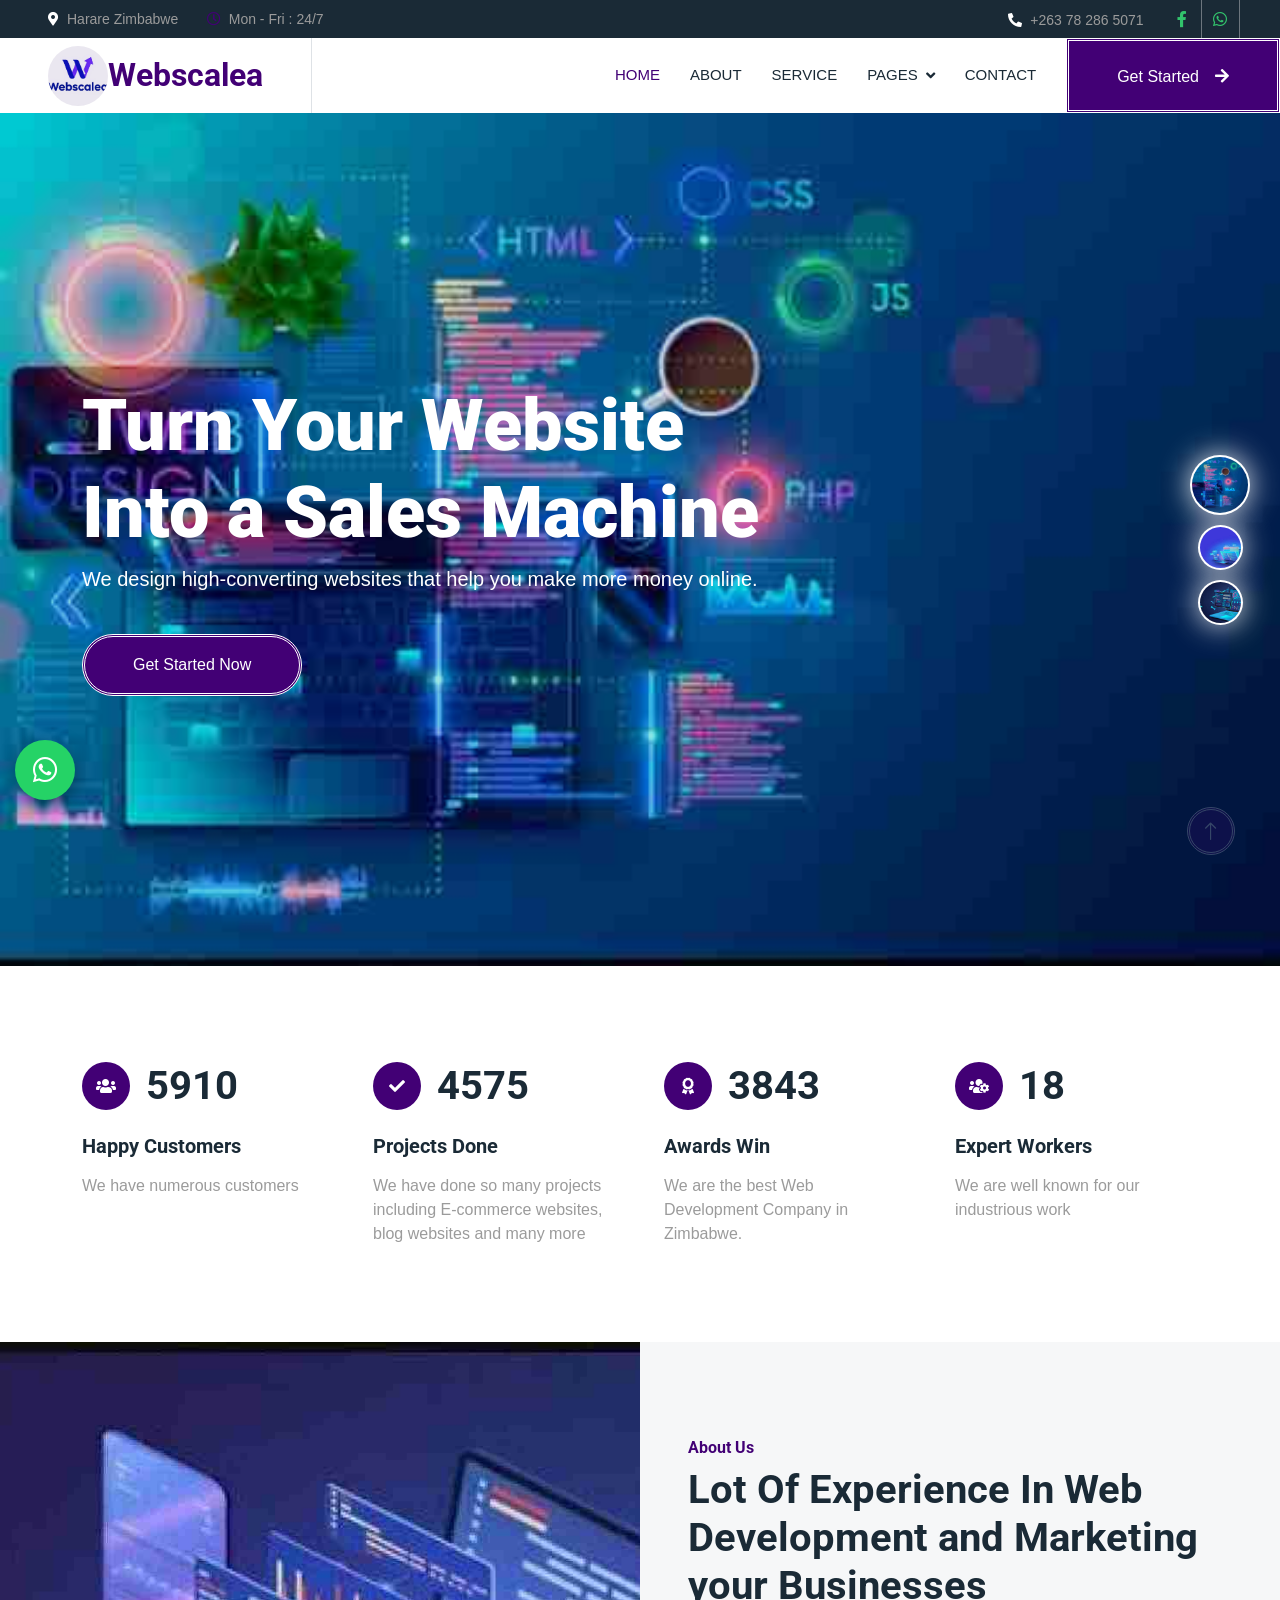
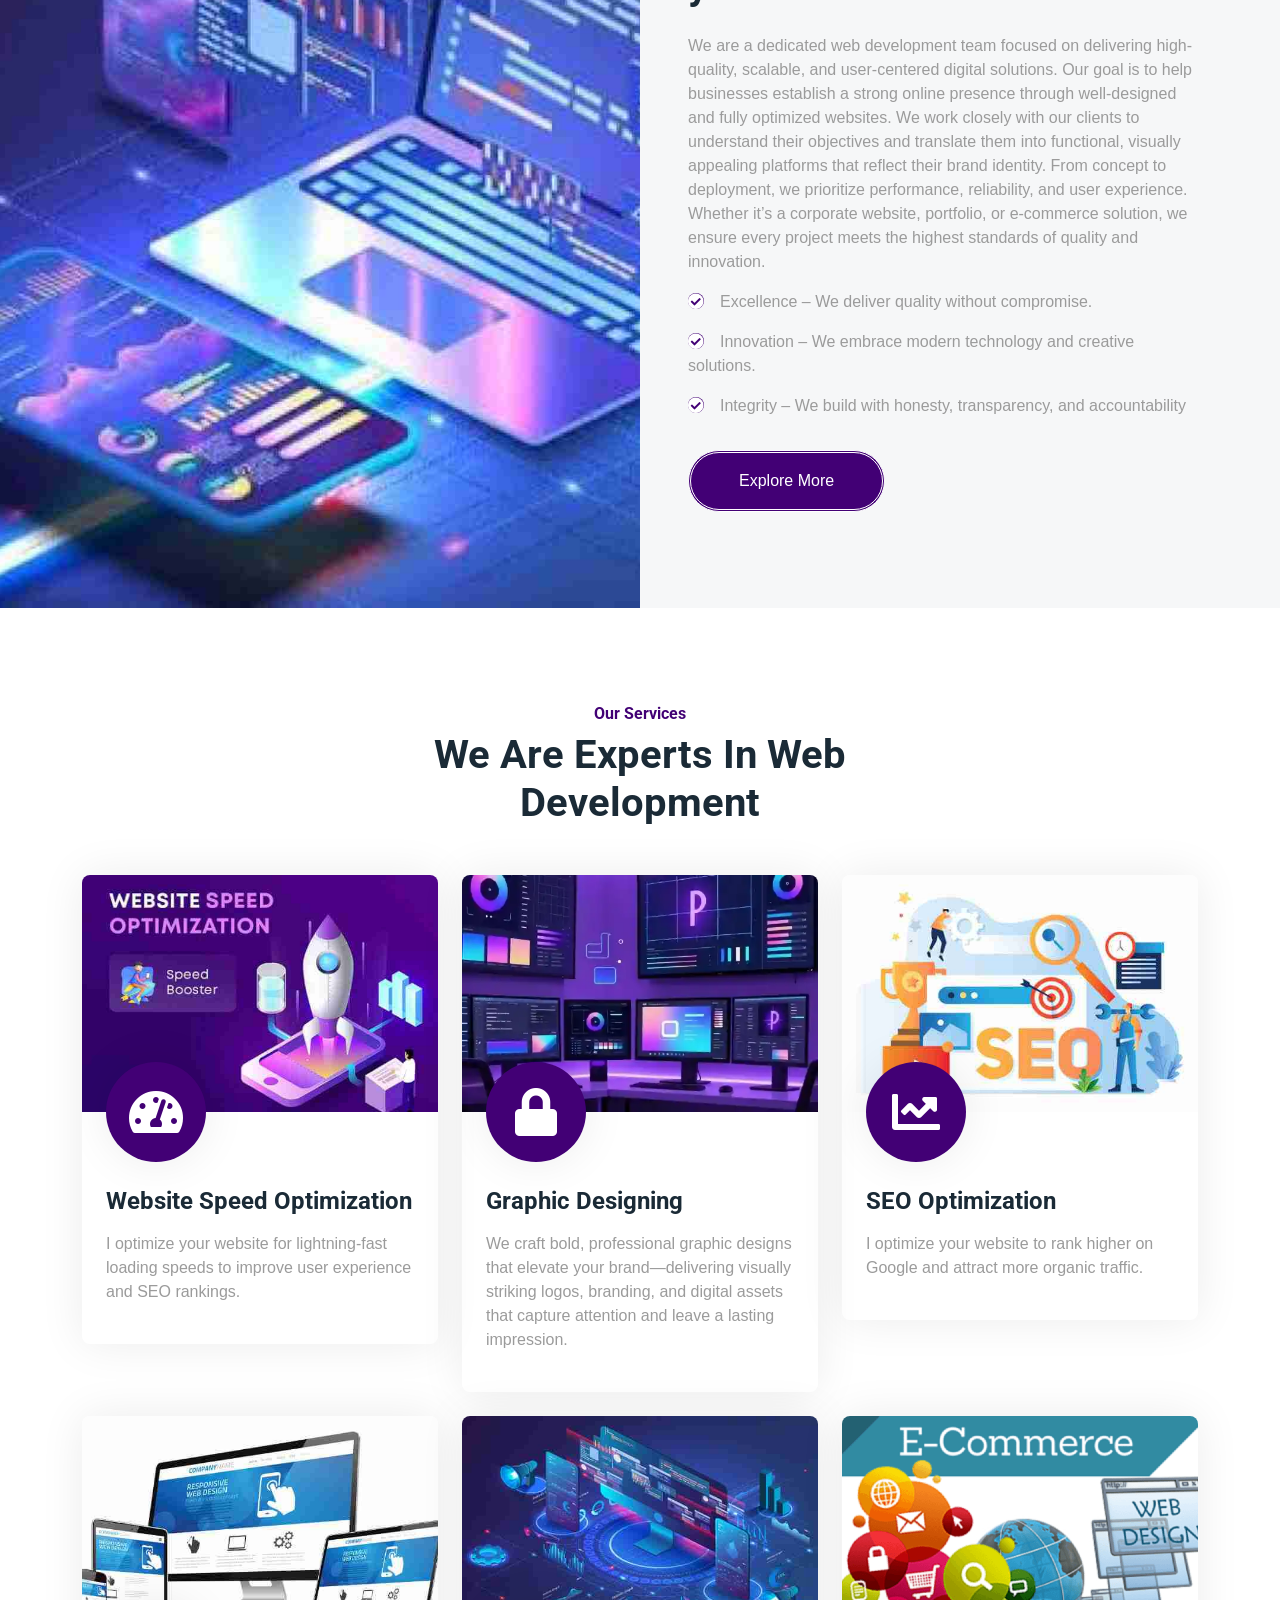
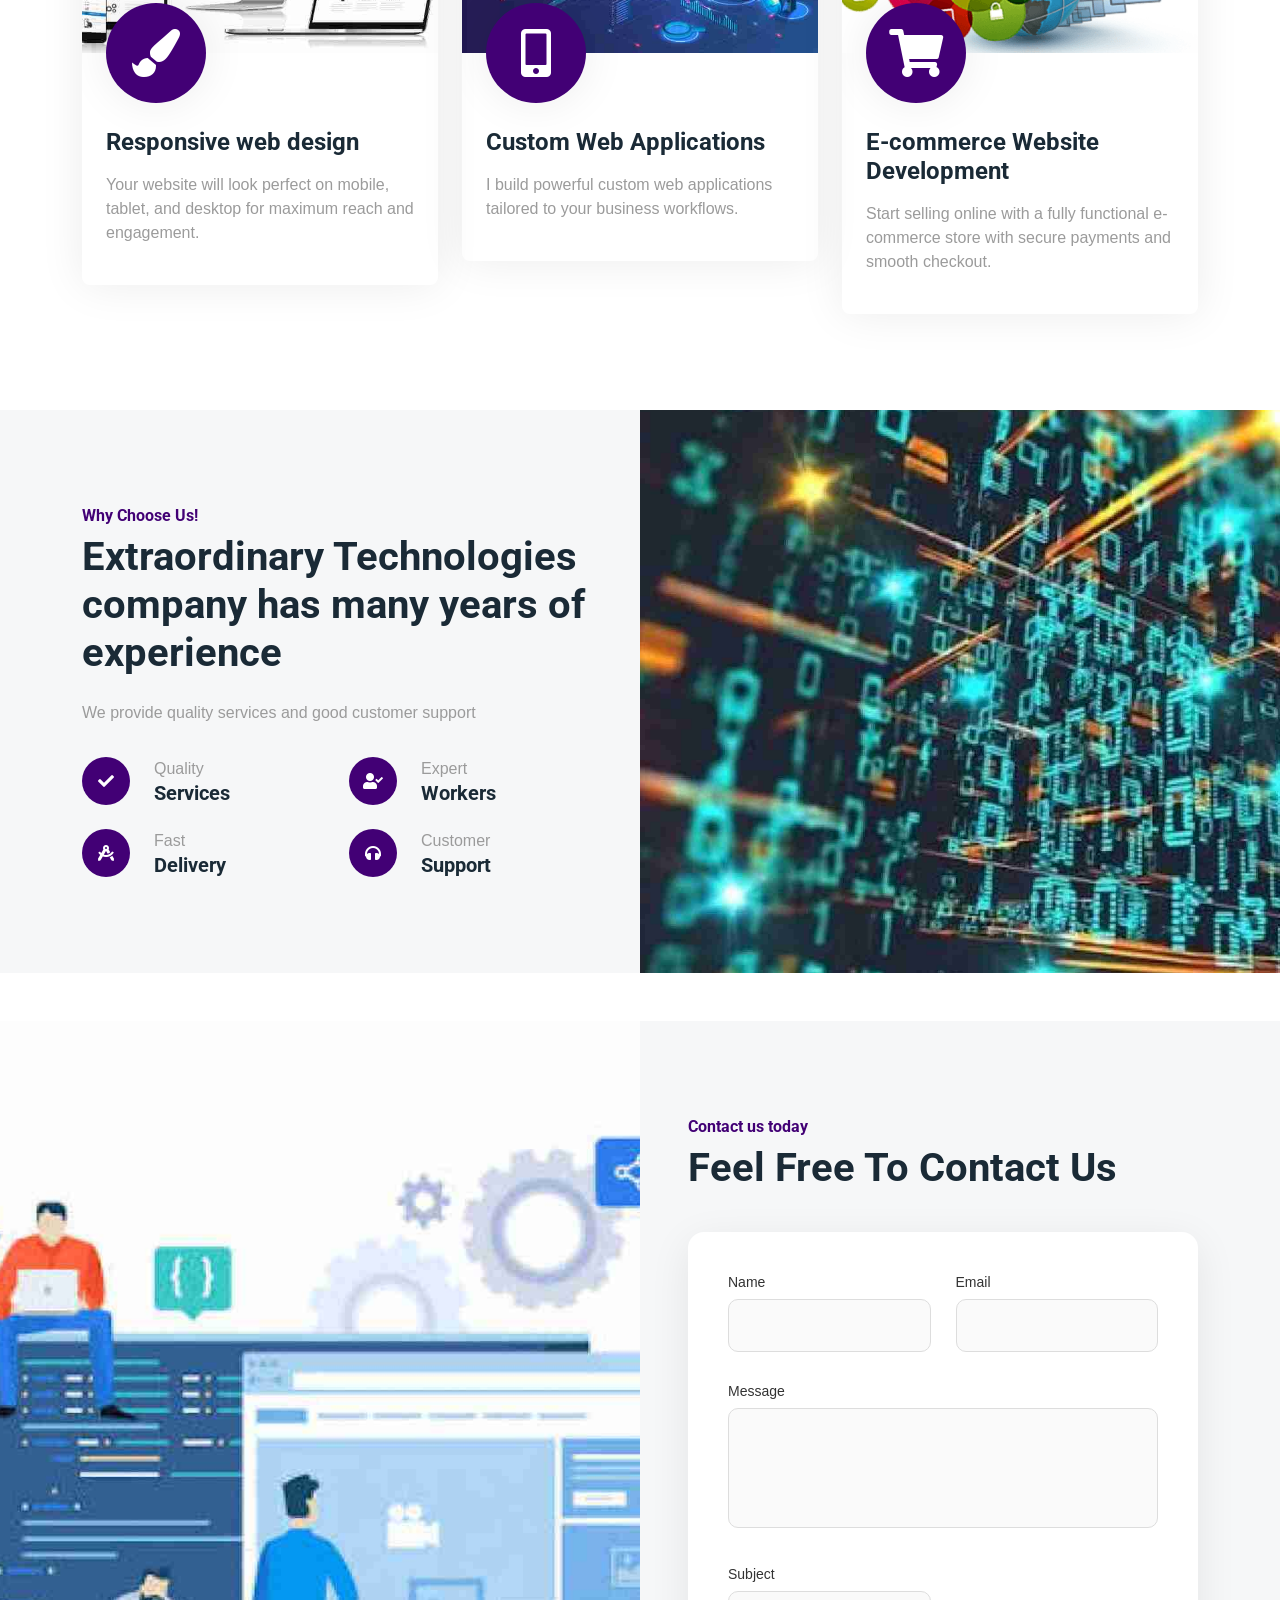
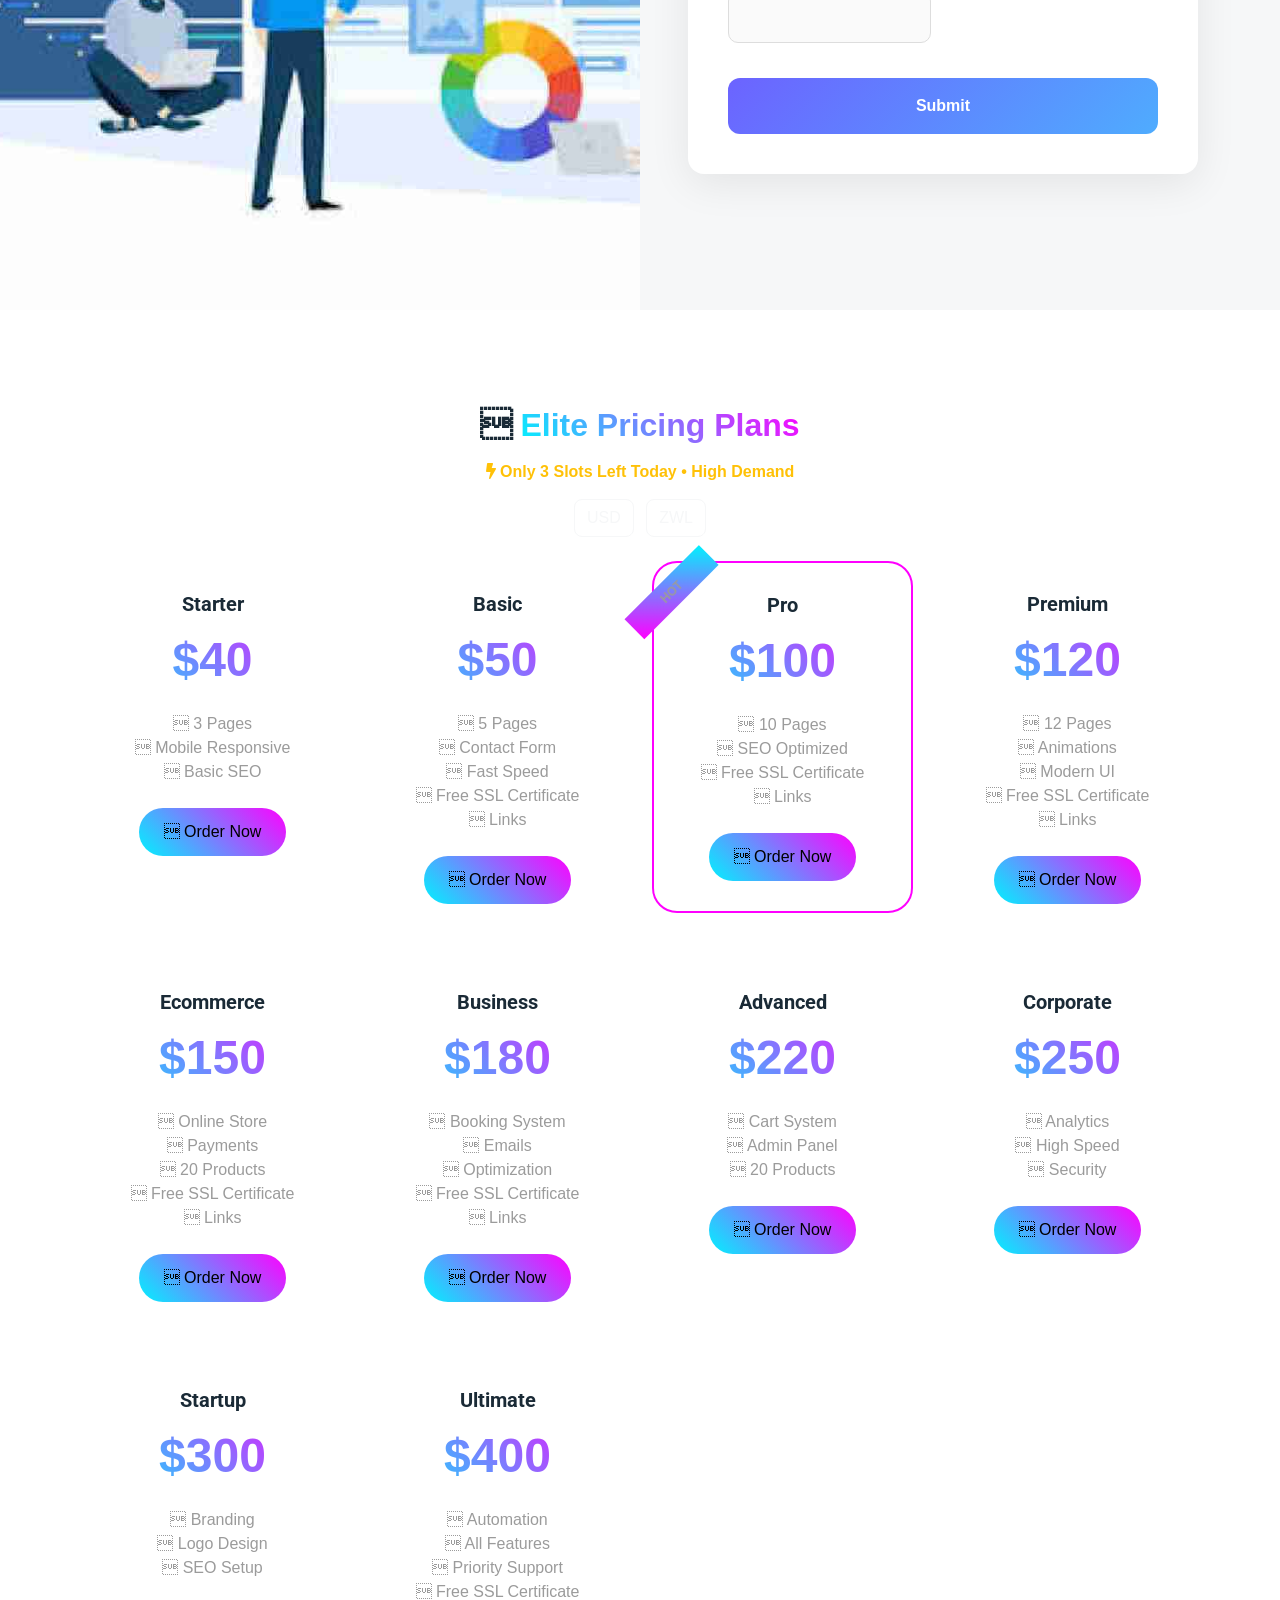
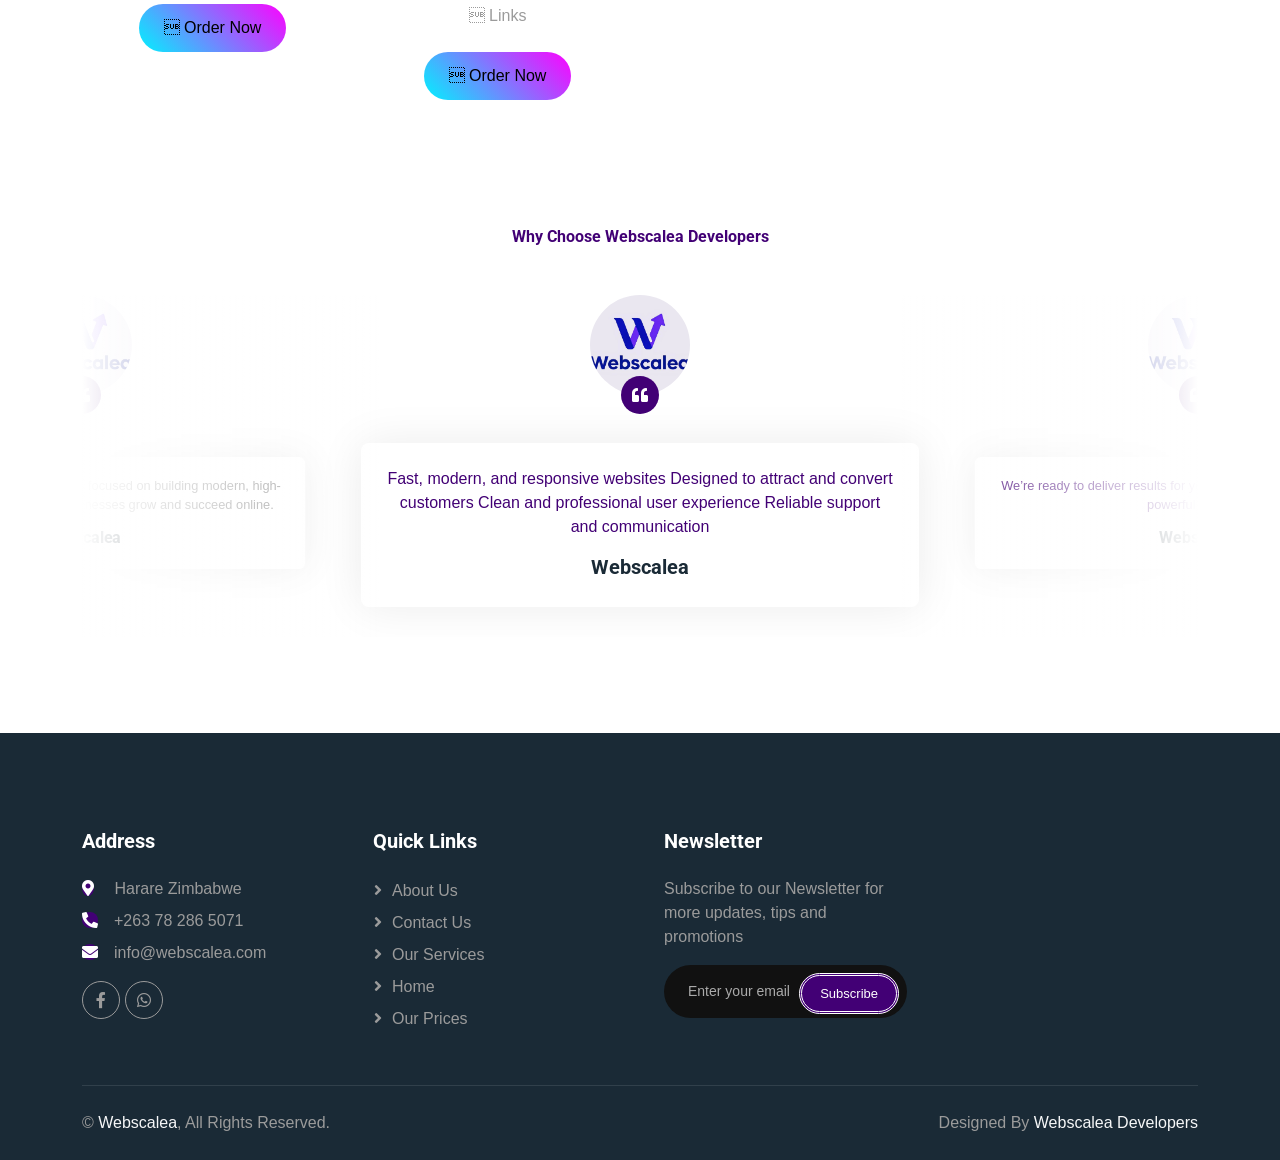
<file: index.html>
<!DOCTYPE html>
<html lang="en">

<head>
	<!-- Google tag (gtag.js) -->
<script async src="https://www.googletagmanager.com/gtag/js?id=G-8LNW2EW45W"></script>
<script>
  window.dataLayer = window.dataLayer || [];
  function gtag(){dataLayer.push(arguments);}
  gtag('js', new Date());

  gtag('config', 'G-8LNW2EW45W');
</script>
    <meta charset="utf-8">
    <meta content="width=device-width, initial-scale=1.0" name="viewport">
    <title>Professional Website Developer | Web Design Services Worldwide</title>
    <meta name="description" content="Professional website developer creating fast, modern, and high-converting websites for businesses worldwide. Get a powerful online presence that attracts customers and grows your brand.">
    <meta name="keywords" content="website developer, web design services, business website design, affordable web developer, SEO websites, responsive websites, freelance web designer">
    <meta name="robots" content="index, follow">
    <meta name="author" content="Webscalea Developers">
    <meta property="og:title" content="Professional Website Developer All Countries">
    <meta property="og:url" content="https://webscalea.com/">
    <link rel="canonical" href="https://webscalea.com/">
    <meta property="og:type" content="website">
    <meta property="og:image" content="https://webscalea.com/images/home-og.jpg">
    <meta property="og:image:width" content="1200">
    <meta property="og:image:height" content="630">
    <!-- Favicon -->
    <!-- Favicon -->
<link rel="icon" href="favicon.ico" sizes="any">

<!-- PNG icons -->
<link rel="icon" type="image/png" sizes="96x96" href="favicon-96x96.png">

<!-- SVG (modern browsers) -->
<link rel="icon" type="image/svg+xml" href="favicon.svg">

<!-- Apple (iPhone) -->
<link rel="apple-touch-icon" sizes="180x180" href="apple-touch-icon.png">

<!-- Android / PWA -->
<link rel="manifest" href="site.webmanifest">

<!-- Theme color (optional but nice) -->
<meta name="theme-color" content="#6c2bd9">

    <!-- Google Web Fonts -->
    <link rel="preconnect" href="https://fonts.googleapis.com">
    <link rel="preconnect" href="https://fonts.gstatic.com" crossorigin>
    <link href="https://fonts.googleapis.com/css2?family=Open+Sans:wght@400;500&family=Roboto:wght@500;700;900&display=swap" rel="stylesheet"> 

    <!-- Icon Font Stylesheet -->
    <link href="https://cdnjs.cloudflare.com/ajax/libs/font-awesome/5.10.0/css/all.min.css" rel="stylesheet">
    <link href="https://cdn.jsdelivr.net/npm/bootstrap-icons@1.4.1/font/bootstrap-icons.css" rel="stylesheet">

    <!-- Libraries Stylesheet -->
    <link href="lib/animate/animate.min.css" rel="stylesheet">
    <link href="lib/owlcarousel/assets/owl.carousel.min.css" rel="stylesheet">
    <link href="lib/lightbox/css/lightbox.min.css" rel="stylesheet">

    <!-- Customized Bootstrap Stylesheet -->
    <link href="css/bootstrap.min.css" rel="stylesheet">

    <!-- Template Stylesheet -->
    <link href="css/style.css" rel="stylesheet">
    
</head>

<body>
    <!-- Spinner Start -->
    <div id="spinner" class="show bg-white position-fixed translate-middle w-100 vh-100 top-50 start-50 d-flex align-items-center justify-content-center">
        <div class="spinner-border text-primary" style="width: 3rem; height: 3rem;" role="status">
            <span class="sr-only">Loading...</span>
        </div>
    </div>
    <!-- Spinner End -->


    <!-- Topbar Start -->
    <div class="container-fluid bg-dark p-0">
        <div class="row gx-0 d-none d-lg-flex">
            <div class="col-lg-7 px-5 text-start">
                <div class="h-100 d-inline-flex align-items-center me-4">
                    <small class="fa fa-map-marker-alt text-primary me-2"></small>
                    <small>Harare Zimbabwe </small>
                </div>
                <div class="h-100 d-inline-flex align-items-center">
                    <small class="far fa-clock text-primary me-2"></small>
                    <small>Mon - Fri : 24/7 </small>
                </div>
            </div>
            <div class="col-lg-5 px-5 text-end">
                <div class="h-100 d-inline-flex align-items-center me-4">
                    <small class="fa fa-phone-alt text-primary me-2"></small>
                    <small>+263 78 286 5071</small>
                </div>
                <div class="h-100 d-inline-flex align-items-center mx-n2">
                    <a class="btn btn-square btn-link rounded-0 border-0 border-end border-secondary" href="https://www.facebook.com/profile.php?id=61573342588525"><i class="fab fa-facebook-f"></i></a>
                    <a class="btn btn-square btn-link rounded-0 border-0 border-end border-secondary" href="https://wa.me/263782865071"><i class="fab fa-whatsapp"></i></a>
                    
                </div>
            </div>
        </div>
    </div>
    <!-- Topbar End -->


    <!-- Navbar Start -->
    <nav class="navbar navbar-expand-lg bg-white navbar-light sticky-top p-0">
        <a href="/" class="navbar-brand d-flex align-items-center border-end px-4 px-lg-5">
        	<img class="nav-logo" src="img/logo.jpg">
            <h2 class="m-0 text-primary">Webscalea</h2>
        </a>
        <button type="button" class="navbar-toggler me-4" data-bs-toggle="collapse" data-bs-target="#navbarCollapse">
             <div class="hamburger">
                  <span></span>
                  <span></span>
                  <span></span>
             </div>
        </button>
        <div class="collapse navbar-collapse" id="navbarCollapse">
            <div class="navbar-nav ms-auto p-4 p-lg-0">
                <a href="/" class="nav-item nav-link active">Home</a>
                <a href="about/" class="nav-item nav-link">About</a>
                <a href="service/" class="nav-item nav-link">Service</a>
                
                <div class="nav-item dropdown">
                    <a href="#" class="nav-link dropdown-toggle" data-bs-toggle="dropdown">Pages</a>
                    <div class="dropdown-menu bg-light m-0">
                        <a href="feature/" class="dropdown-item">Features</a>
                        <a href="prices/" class="dropdown-item">Our Prices</a>
                        <a href="testimonial/" class="dropdown-item">Testimonial</a>
                        
                    </div>
                </div>
                <a href="contact/" class="nav-item nav-link">Contact</a>
            </div>
            <a href="https://wa.me/263782865071" class="btn btn-primary rounded-0 py-4 px-lg-5 d-none d-lg-block">Get Started<i class="fa fa-arrow-right ms-3"></i></a>
        </div>
    </nav>
    <!-- Navbar End -->


    <!-- Carousel Start -->
    <div class="container-fluid p-0 pb-5 wow fadeIn" data-wow-delay="0.1s">
        <div class="owl-carousel header-carousel position-relative">
            <div class="owl-carousel-item position-relative" data-dot="<img src='img/carousel-1.jpg'>">
                <img class="img-fluid" src="img/image1slide.jpg" alt="">
                <div class="owl-carousel-inner">
                    <div class="container">
                        <div class="row justify-content-start">
                            <div class="col-10 col-lg-8">
                                <h1 class="display-2 text-white animated slideInDown">Turn Your Website Into a Sales Machine</h1>
                                <p class="fs-5 fw-medium text-white mb-4 pb-3">We design high-converting websites that help you make more money online.</p>
                                <a href="https://wa.me/263782865071" class="btn btn-primary rounded-pill py-3 px-5 animated slideInLeft">Get Started Now</a>
                            </div>
                        </div>
                    </div>
                </div>
            </div>
            <div class="owl-carousel-item position-relative" data-dot="<img src='img/carousel-3.jfif'>">
                <img class="img-fluid" src="img/image2slide.jfif" alt="">
                <div class="owl-carousel-inner">
                    <div class="container">
                        <div class="row justify-content-start">
                            <div class="col-10 col-lg-8">
                                <h1 class="display-2 text-white animated slideInDown">Fast. Modern. Built to Perform.</h1>
                                <p class="fs-5 fw-medium text-white mb-4 pb-3">Websites optimized for speed, mobile, and real business results.</p>
                                <a href="https://wa.me/263782865071" class="btn btn-primary rounded-pill py-3 px-5 animated slideInLeft">Get Started Now</a>
                            </div>
                        </div>
                    </div>
                </div>
            </div>
            <div class="owl-carousel-item position-relative" data-dot="<img src='img/carousel-2.jfif'>">
                <img class="img-fluid" src="img/image3slide.jfif" alt="">
                <div class="owl-carousel-inner">
                    <div class="container">
                        <div class="row justify-content-start">
                            <div class="col-10 col-lg-8">
                                <h1 class="display-2 text-white animated slideInDown">Webscalea developers </h1>
                                <p class="fs-5 fw-medium text-white mb-4 pb-3">From design to performance, every detail is crafted to help your business increase visibility, build trust, and generate consistent growth online.</p>
                                <a href="https://wa.me/263782865071" class="btn btn-primary rounded-pill py-3 px-5 animated slideInLeft">Get Started Now</a>
                            </div>
                        </div>
                    </div>
                </div>
            </div>
        </div>
    </div>
    <!-- Carousel End -->


    <!-- Feature Start -->
    <div class="container-xxl py-5">
        <div class="container">
            <div class="row g-5">
                <div class="col-md-6 col-lg-3 wow fadeIn" data-wow-delay="0.1s">
                    <div class="d-flex align-items-center mb-4">
                        <div class="btn-lg-square bg-primary rounded-circle me-3">
                            <i class="fa fa-users text-white"></i>
                        </div>
                        <h1 class="mb-0" data-toggle="counter-up">6459</h1>
                    </div>
                    <h5 class="mb-3">Happy Customers</h5>
                    <span>We have numerous customers</span>
                </div>
                <div class="col-md-6 col-lg-3 wow fadeIn" data-wow-delay="0.3s">
                    <div class="d-flex align-items-center mb-4">
                        <div class="btn-lg-square bg-primary rounded-circle me-3">
                            <i class="fa fa-check text-white"></i>
                        </div>
                        <h1 class="mb-0" data-toggle="counter-up">5000</h1>
                    </div>
                    <h5 class="mb-3">Projects Done</h5>
                    <span>We have done so many projects including E-commerce websites, blog websites and many more</span>
                </div>
                <div class="col-md-6 col-lg-3 wow fadeIn" data-wow-delay="0.5s">
                    <div class="d-flex align-items-center mb-4">
                        <div class="btn-lg-square bg-primary rounded-circle me-3">
                            <i class="fa fa-award text-white"></i>
                        </div>
                        <h1 class="mb-0" data-toggle="counter-up">4200</h1>
                    </div>
                    <h5 class="mb-3">Awards Win</h5>
                    <span> We are the best Web Development Company in Zimbabwe.</span>
                </div>
                <div class="col-md-6 col-lg-3 wow fadeIn" data-wow-delay="0.7s">
                    <div class="d-flex align-items-center mb-4">
                        <div class="btn-lg-square bg-primary rounded-circle me-3">
                            <i class="fa fa-users-cog text-white"></i>
                        </div>
                        <h1 class="mb-0" data-toggle="counter-up">20</h1>
                    </div>
                    <h5 class="mb-3">Expert Workers</h5>
                    <span>We are well known for our industrious work</span>
                </div>
            </div>
        </div>
    </div>
    <!-- Feature Start -->


    <!-- About Start -->
    <div class="container-fluid bg-light overflow-hidden my-5 px-lg-0">
        <div class="container about px-lg-0">
            <div class="row g-0 mx-lg-0">
                <div class="col-lg-6 ps-lg-0 wow fadeIn" data-wow-delay="0.1s" style="min-height: 400px;">
                    <div class="position-relative h-100">
                        <img class="position-absolute img-fluid w-100 h-100" src="img/about.jpg" style="object-fit: cover;" alt="">
                    </div>
                </div>
                <div class="col-lg-6 about-text py-5 wow fadeIn" data-wow-delay="0.5s">
                    <div class="p-lg-5 pe-lg-0">
                        <h6 class="text-primary">About Us</h6>
                        <h1 class="mb-4">Lot Of  Experience In Web Development and Marketing your Businesses </h1>
                        <p>
                            We are a dedicated web development team focused on delivering high-quality, scalable, and user-centered digital solutions.

Our goal is to help businesses establish a strong online presence through well-designed and fully optimized websites. We work closely with our clients to understand their objectives and translate them into functional, visually appealing platforms that reflect their brand identity.

From concept to deployment, we prioritize performance, reliability, and user experience. Whether it’s a corporate website, portfolio, or e-commerce solution, we ensure every project meets the highest standards of quality and innovation.
                        </p>
                        <p><i class="fa fa-check-circle text-primary me-3 fa1"></i>Excellence – We deliver quality without compromise.</p>
                        <p><i class="fa fa-check-circle text-primary me-3 fa1"></i>Innovation – We embrace modern technology and creative solutions.</p>
                        <p><i class="fa fa-check-circle text-primary me-3 fa1"></i>Integrity – We build with honesty, transparency, and accountability</p>
                        <a href="https://wa.me/263782865071" class="btn btn-primary rounded-pill py-3 px-5 mt-3">Explore More</a>
                    </div>
                </div>
            </div>
        </div>
    </div>
    <!-- About End -->


    <!-- Service Start -->
    <div class="container-xxl py-5">
        <div class="container">
            <div class="text-center mx-auto mb-5 wow fadeInUp" data-wow-delay="0.1s" style="max-width: 600px;">
                <h6 class="text-primary">Our Services</h6>
                <h1 class="mb-4">We Are Experts In Web Development </h1>
            </div>
            <div class="row g-4">
                <div class="col-md-6 col-lg-4 wow fadeInUp" data-wow-delay="0.1s">
                    <div class="service-item rounded overflow-hidden">
                        <img class="img-fluid" src="img/img-600x400-1.jpg" alt="">
                        <div class="position-relative p-4 pt-0">
                            <div class="service-icon">
                                <i class="fa fa-tachometer-alt fa-3x"></i>
                            </div>
                            <h4 class="mb-3">Website Speed Optimization</h4>
                            <p>I optimize your website for lightning-fast loading speeds to improve user experience and SEO rankings.</p>
                            
                        </div>
                    </div>
                </div>
                <div class="col-md-6 col-lg-4 wow fadeInUp" data-wow-delay="0.3s">
                    <div class="service-item rounded overflow-hidden">
                        <img class="img-fluid" src="img/img-600x400-2.webp" alt="">
                        <div class="position-relative p-4 pt-0">
                            <div class="service-icon">
                                <i class="fa fa-lock fa-3x"></i>
                            </div>
                            <h4 class="mb-3">Graphic Designing</h4>
                            <p>We craft bold, professional graphic designs that elevate your brand—delivering visually striking logos, branding, and digital assets that capture attention and leave a lasting impression. </p>
                            
                        </div>
                    </div>
                </div>
                <div class="col-md-6 col-lg-4 wow fadeInUp" data-wow-delay="0.5s">
                    <div class="service-item rounded overflow-hidden">
                        <img class="img-fluid" src="img/img-600x400-3.jpg" alt="">
                        <div class="position-relative p-4 pt-0">
                            <div class="service-icon">
                                <i class="fa fa-chart-line fa-3x"></i>
                            </div>
                            <h4 class="mb-3">SEO Optimization</h4>
                            <p>I optimize your website to rank higher on Google and attract more organic traffic.</p>
                            
                        </div>
                    </div>
                </div>
                <div class="col-md-6 col-lg-4 wow fadeInUp" data-wow-delay="0.1s">
                    <div class="service-item rounded overflow-hidden">
                        <img class="img-fluid" src="img/img-600x400-4.jpg" alt="">
                        <div class="position-relative p-4 pt-0">
                            <div class="service-icon">
                                <i class="fa fa-paint-brush fa-3x"></i>
                            </div>
                            <h4 class="mb-3">Responsive web design</h4>
                            <p>Your website will look perfect on mobile, tablet, and desktop for maximum reach and engagement.</p>
                            
                        </div>
                    </div>
                </div>
                <div class="col-md-6 col-lg-4 wow fadeInUp" data-wow-delay="0.3s">
                    <div class="service-item rounded overflow-hidden">
                        <img class="img-fluid" src="img/img-600x400-5.jpg" alt="">
                        <div class="position-relative p-4 pt-0">
                            <div class="service-icon">
                                <i class="fa fa-mobile-alt fa-3x"></i>
                            </div>
                            <h4 class="mb-3">Custom Web Applications</h4>
                            <p>I build powerful custom web applications tailored to your business workflows.</p>
     
                        </div>
                    </div>
                </div>
                <div class="col-md-6 col-lg-4 wow fadeInUp" data-wow-delay="0.5s">
                    <div class="service-item rounded overflow-hidden">
                        <img class="img-fluid" src="img/img-600x400-6.png" alt="">
                        <div class="position-relative p-4 pt-0">
                            <div class="service-icon">
                                <i class="fa fa-shopping-cart fa-3x"></i>
                            </div>
                            <h4 class="mb-3">E-commerce Website Development</h4>
                            <p>Start selling online with a fully functional e-commerce store with secure payments and smooth checkout.</p>
                            
                        </div>
                    </div>
                </div>
            </div>
        </div>
    </div>
    <!-- Service End -->


    <!-- Feature Start -->
    <div class="container-fluid bg-light overflow-hidden my-5 px-lg-0">
        <div class="container feature px-lg-0">
            <div class="row g-0 mx-lg-0">
                <div class="col-lg-6 feature-text py-5 wow fadeIn" data-wow-delay="0.1s">
                    <div class="p-lg-5 ps-lg-0">
                        <h6 class="text-primary">Why Choose Us!</h6>
                        <h1 class="mb-4">Extraordinary Technologies company has many years of experience </h1>
                        <p class="mb-4 pb-2"> We provide quality services and good customer support</p>
                        <div class="row g-4">
                            <div class="col-6">
                                <div class="d-flex align-items-center">
                                    <div class="btn-lg-square bg-primary rounded-circle">
                                        <i class="fa fa-check text-white"></i>
                                    </div>
                                    <div class="ms-4">
                                        <p class="mb-0">Quality</p>
                                        <h5 class="mb-0">Services</h5>
                                    </div>
                                </div>
                            </div>
                            <div class="col-6">
                                <div class="d-flex align-items-center">
                                    <div class="btn-lg-square bg-primary rounded-circle">
                                        <i class="fa fa-user-check text-white"></i>
                                    </div>
                                    <div class="ms-4">
                                        <p class="mb-0">Expert</p>
                                        <h5 class="mb-0">Workers</h5>
                                    </div>
                                </div>
                            </div>
                            <div class="col-6">
                                <div class="d-flex align-items-center">
                                    <div class="btn-lg-square bg-primary rounded-circle">
                                        <i class="fa fa-drafting-compass text-white"></i>
                                    </div>
                                    <div class="ms-4">
                                        <p class="mb-0">Fast</p>
                                        <h5 class="mb-0">Delivery</h5>
                                    </div>
                                </div>
                            </div>
                            <div class="col-6">
                                <div class="d-flex align-items-center">
                                    <div class="btn-lg-square bg-primary rounded-circle">
                                        <i class="fa fa-headphones text-white"></i>
                                    </div>
                                    <div class="ms-4">
                                        <p class="mb-0">Customer</p>
                                        <h5 class="mb-0">Support</h5>
                                    </div>
                                </div>
                            </div>
                        </div>
                    </div>
                </div>
                <div class="col-lg-6 pe-lg-0 wow fadeIn" data-wow-delay="0.5s" style="min-height: 400px;">
                    <div class="position-relative h-100">
                        <img class="position-absolute img-fluid w-100 h-100" src="img/feature.jpg" style="object-fit: cover;" alt="">
                    </div>
                </div>
            </div>
        </div>
    </div>
    <!-- Feature End -->


    <!-- Projects Start -->

    <!-- Projects End -->


    <!-- Quote Start -->
    <div class="container-fluid bg-light overflow-hidden my-5 px-lg-0">
        <div class="container quote px-lg-0">
            <div class="row g-0 mx-lg-0">
                <div class="col-lg-6 ps-lg-0 wow fadeIn" data-wow-delay="0.1s" style="min-height: 400px;">
                    <div class="position-relative h-100">
                        <img class="position-absolute img-fluid w-100 h-100" src="img/quote.jpg" style="object-fit: cover;" alt="">
                    </div>
                </div>
                <div class="col-lg-6 quote-text py-5 wow fadeIn" data-wow-delay="0.5s">
                    <div class="p-lg-5 pe-lg-0">
                        <h6 class="text-primary">Contact us today</h6>
                        <h1 class="mb-4">Feel Free To Contact Us</h1>
                        
         <form id="form-856ba777-08ac-42e7-bb22-29dfa9b7c9df" class="form-builder-form" action="https://formgrid.dev/api/f/i64g8z0n" method="POST" novalidate>    
            <div class="form-field form-field-text">
                <label for="name" class="form-label"> Name </label>
                <div class="input-wrapper">
                    <input
                        type="text"
                        id="name"
                        name="name"
                        placeholder=""
                        class="form-input"
                    />
                    <i class="status-icon"></i>
                </div>
                <small class="error-message"></small>
            </div>
            <div class="form-field form-field-email">
                <label for="email" class="form-label"> Email </label>
                <div class="input-wrapper">
                    <input
                        type="email"
                        id="email"
                        name="email"
                        placeholder=""
                        class="form-input"
                    />
                    <i class="status-icon"></i>
                </div>
                <small class="error-message"></small>
            </div>
            <div class="form-field form-field-textarea">
                <label for="message" class="form-label"> Message </label>
                <div class="input-wrapper">
                    <textarea
                        id="message"
                        name="message"
                        placeholder=""
                        class="form-textarea"
                        rows="4"
                    ></textarea>
                    <i class="status-icon"></i>
                </div>
                <small class="error-message"></small>
            </div>
            <div class="form-field form-field-text">
                <label for="field_1775378172958_0ofid9ee7" class="form-label">
                   Subject
                </label>
                <div class="input-wrapper">
                    <input
                        type="text"
                        id="field_1775378172958_0ofid9ee7"
                        name="field_1775378172958_0ofid9ee7"
                        placeholder=""
                        class="form-input"
                    />
                    <i class="status-icon"></i>
                </div>
            </div>
            <button type="submit" class="form-submit-btn">Submit</button>
        </form>
                    </div>
                </div>
            </div>
        </div>
    </div>
    <!-- Quote End -->

    	
    <div class="container py-5"><h2 class="text-center section-title mb-3"> <span>Elite Pricing Plans</span></h2>
<p class="urgent"><i class="fas fa-bolt"></i> Only 3 Slots Left Today • High Demand</p><div class="text-center mb-4">
  <button class="btn btn-outline-light me-2" onclick="setCurrency('usd')">USD</button>
  <button class="btn btn-outline-light" onclick="setCurrency('zwl')">ZWL</button>
</div><div class="row g-4" id="pricing-container"></div></div><!-- SALES POPUP --><div class="sales-popup" id="popup"></div>


    <!-- Testimonial Start -->
    <div class="container-xxl py-5">
        <div class="container">
            <div class="text-center mx-auto mb-5 wow fadeInUp" data-wow-delay="0.1s" style="max-width: 600px;">
                <h6 class="text-primary">Why Choose Webscalea Developers</h6>
                
            </div>
            <div class="owl-carousel testimonial-carousel wow fadeInUp" data-wow-delay="0.1s">
                <div class="testimonial-item text-center">
                    <div class="testimonial-img position-relative">
                        <img class="img-fluid rounded-circle mx-auto mb-5" src="img/logo.jpg">
                        <div class="btn-square bg-primary rounded-circle">
                            <i class="fa fa-quote-left text-white"></i>
                        </div>
                    </div>
                    <div class="testimonial-text text-center rounded p-4">
                        <p>Fast, modern, and responsive websites
Designed to attract and convert customers
Clean and professional user experience
Reliable support and communication</p>
                        <h5 class="mb-1">Webscalea</h5>
                    </div>
                </div>
                <div class="testimonial-item text-center">
                    <div class="testimonial-img position-relative">
                        <img class="img-fluid rounded-circle mx-auto mb-5" src="img/logo.jpg">
                        <div class="btn-square bg-primary rounded-circle">
                            <i class="fa fa-quote-left text-white"></i>
                        </div>
                    </div>
                    <div class="testimonial-text text-center rounded p-4">
                        <p>We’re ready to deliver results for your business. Let’s build something powerful together.</p>
                        <h5 class="mb-1">Webscalea</h5>
                        
                    </div>
                </div>
                <div class="testimonial-item text-center">
                    <div class="testimonial-img position-relative">
                        <img class="img-fluid rounded-circle mx-auto mb-5" src="img/logo.jpg">
                        <div class="btn-square bg-primary rounded-circle">
                            <i class="fa fa-quote-left text-white"></i>
                        </div>
                    </div>
                    <div class="testimonial-text text-center rounded p-4">
                        <p>Led by a passionate web developer focused on building modern, high-performing websites that help businesses grow and succeed online.</p>
                        <h5 class="mb-1">Webscalea</h5>
       
                    </div>
                </div>
            </div>
        </div>
    </div>
    <!-- Testimonial End -->

   

    <!-- Footer Start -->
    <div class="container-fluid bg-dark text-body footer mt-5 pt-5 wow fadeIn" data-wow-delay="0.1s">
        <div class="container py-5">
            <div class="row g-5">
                <div class="col-lg-3 col-md-6">
                    <h5 class="text-white mb-4">Address</h5>
                    <p class="mb-2"><i class="fa fa-map-marker-alt me-3"></i> Harare Zimbabwe </p>
                    <p class="mb-2"><i class="fa fa-phone-alt me-3"></i>+263 78 286 5071 </p>
                    <p class="mb-2"><i class="fa fa-envelope me-3"></i>info@webscalea.com</p>
                    <div class="d-flex pt-2">
                        
                        <a class="btn btn-square btn-outline-light btn-social" href="https://www.facebook.com/profile.php?id=61573342588525"><i class="fab fa-facebook-f"></i></a>
                        <a class="btn btn-square btn-outline-light btn-social" href="https://wa.me/263782865071"><i class="fab fa-whatsapp"></i></a>

                    </div>
                </div>
                <div class="col-lg-3 col-md-6">
                    <h5 class="text-white mb-4">Quick Links</h5>
                    <a class="btn btn-link" href="about/">About Us</a>
                    <a class="btn btn-link" href="contact/">Contact Us</a>
                    <a class="btn btn-link" href="service/">Our Services</a>
                    <a class="btn btn-link" href="/">Home</a>
                    <a class="btn btn-link" href="prices/">Our Prices</a>
                </div>
                
                
                <div class="col-lg-3 col-md-6">
    <h5 class="text-white mb-4">Newsletter</h5>
    <p>Subscribe to our Newsletter for more updates, tips and promotions</p>

    <form id="newsletterForm" class="position-relative mx-auto footer-form" style="max-width: 400px;">
    
    <input 
        type="email" 
        name="email"
        id="newsletterEmail"
        class="form-control border-0 w-100 py-3 ps-4 pe-5 footer-input" 
        placeholder="Enter your email"
        required
    >

    <button 
        type="submit" 
        class="btn btn-primary py-2 position-absolute top-0 end-0 mt-2 me-2 footer-btn"
        id="submitBtn">
        Subscribe
    </button>

</form>

<!-- Success Message -->
<div id="formMessage" class="mt-3 text-success d-none">
    ✅ You’re subscribed! Thank you we shall contact you as soon as possible 
</div>

<!-- Error Message -->
<div id="formError" class="mt-3 text-danger d-none">
    ❌ Something went wrong. Try again.
</div>
    
</div>
            </div>
        </div>
        <div class="container">
            <div class="copyright">
                <div class="row">
                    <div class="col-md-6 text-center text-md-start mb-3 mb-md-0">
                        &copy; <a href="/"> Webscalea</a>, All Rights Reserved.
                    </div>
                    <div class="col-md-6 text-center text-md-end">
                        
                        Designed By <a href="/">Webscalea Developers </a>
                        
                    </div>
                </div>
            </div>
        </div>
    </div>
    <!-- Footer End -->


      <a href="https://wa.me/263782865071" target="_blank" class="whatsapp-float">
         <i class="fab fa-whatsapp"></i>
      </a>
    
    <!-- Back to Top -->
    <a href="#" class="btn btn-lg btn-primary btn-lg-square rounded-circle back-to-top"><i class="bi bi-arrow-up"></i></a>


	
    
    <!-- JavaScript Libraries -->
    <script src="https://code.jquery.com/jquery-3.4.1.min.js"></script>
    <script src="https://cdn.jsdelivr.net/npm/bootstrap@5.0.0/dist/js/bootstrap.bundle.min.js"></script>
    <script src="lib/wow/wow.min.js"></script>
    <script src="lib/easing/easing.min.js"></script>
    <script src="lib/waypoints/waypoints.min.js"></script>
    <script src="lib/counterup/counterup.min.js"></script>
    <script src="lib/owlcarousel/owl.carousel.min.js"></script>
    <script src="lib/isotope/isotope.pkgd.min.js"></script>
    <script src="lib/lightbox/js/lightbox.min.js"></script>

    <!-- Template Javascript -->
    <script src="js/main.js"></script>
    <script src="js/myprice.js"></script>
    <script src="js/contact.js"></script>
    <script src="js/subscribe.js"></script>
    
 
</body>

</html>
</file>
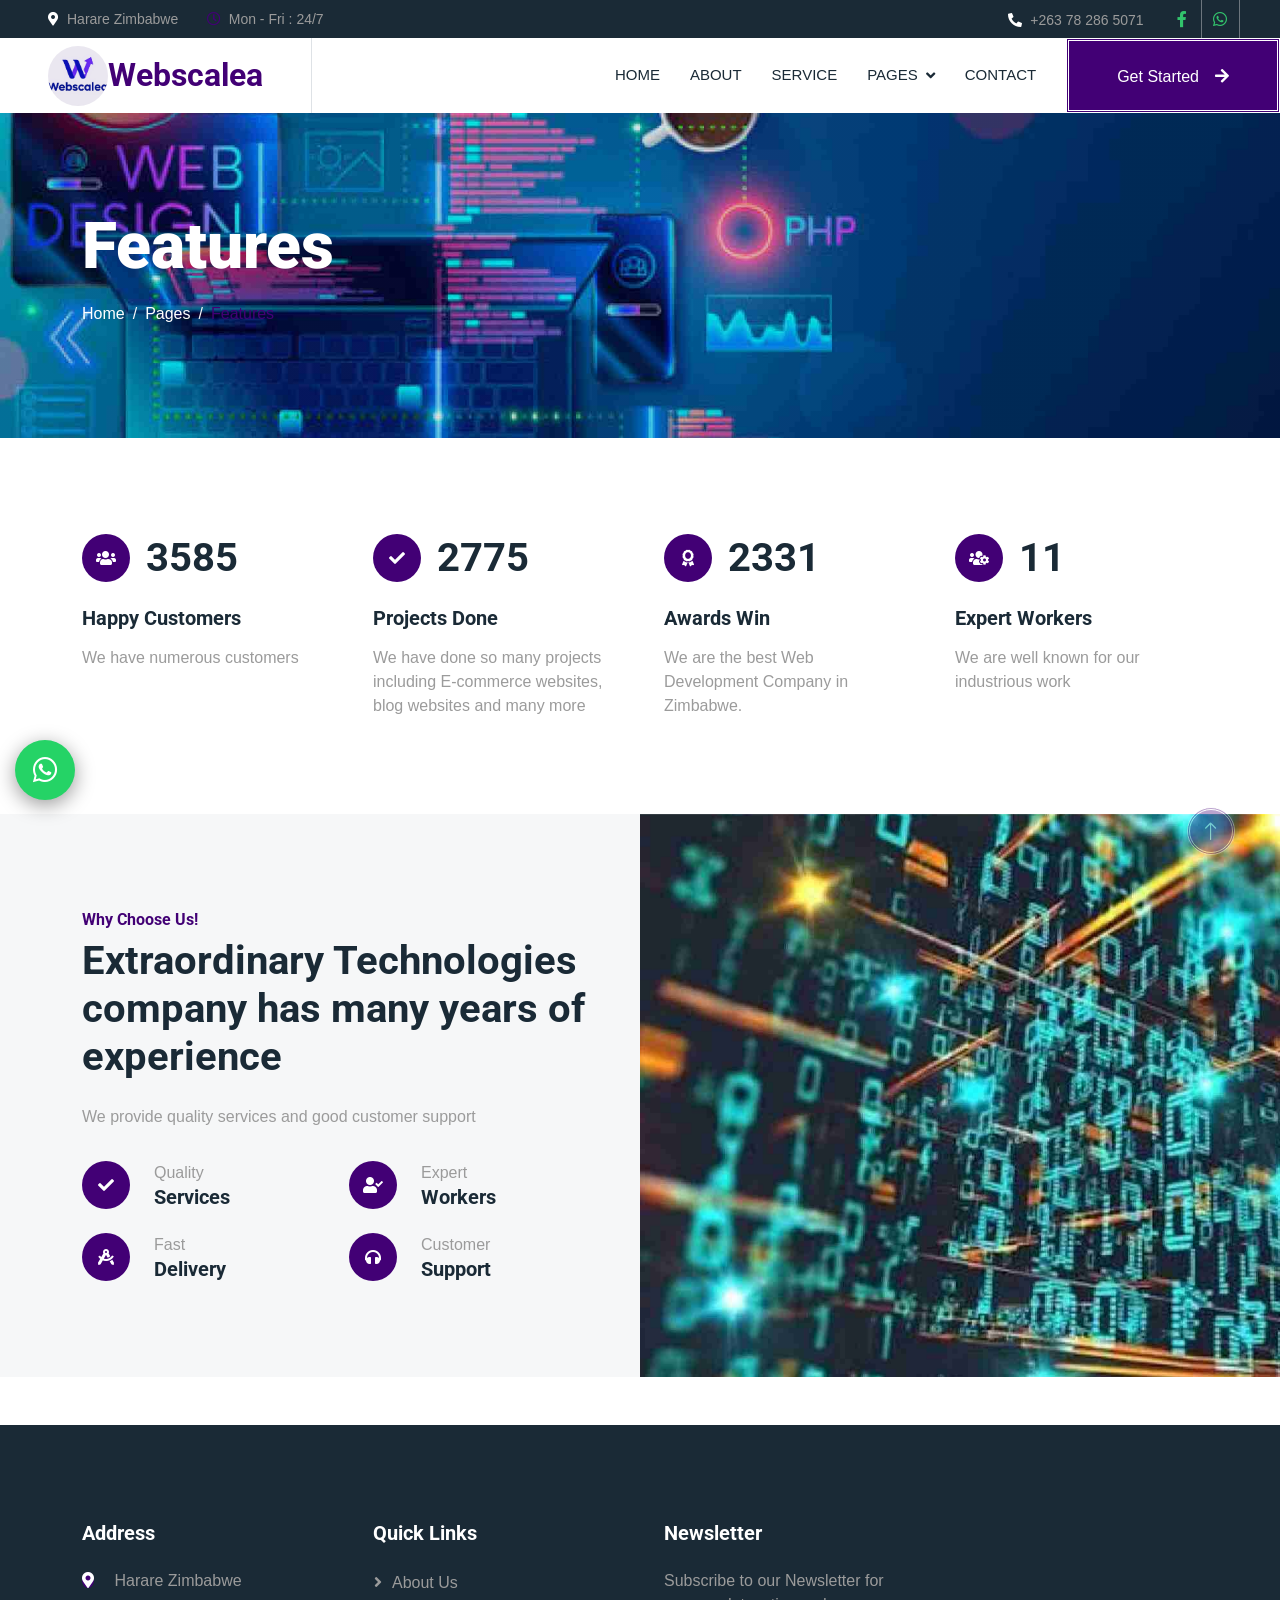
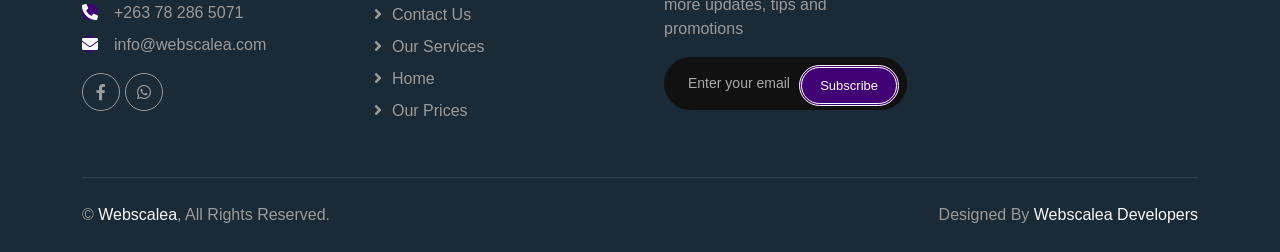
<file: feature/index.html>
<!DOCTYPE html>
<html lang="en">

<head>
	<!-- Google tag (gtag.js) -->
<script async src="https://www.googletagmanager.com/gtag/js?id=G-8LNW2EW45W"></script>
<script>
  window.dataLayer = window.dataLayer || [];
  function gtag(){dataLayer.push(arguments);}
  gtag('js', new Date());

  gtag('config', 'G-8LNW2EW45W');
</script>
    <meta charset="utf-8">
    <title>Powerful Website Features | Fast, SEO & Responsive Design</title>
    <meta content="width=device-width, initial-scale=1.0" name="viewport">
    <meta content="website features, responsive design, SEO optimization, fast loading website, secure website, mobile friendly design, UX UI design, performance optimized website, conversion focused website" name="keywords">
    <meta content="Discover powerful website features including lightning-fast speed, SEO optimization, mobile responsiveness, security, and conversion-focused design built to grow your business online." name="description">
    <meta property="og:title" content="Powerful Website Features">
   <meta name="author" content="Webscalea Developers">
   <meta property="og:description" content="See what makes our websites fast, secure, and conversion-focused.">
   <meta property="og:url" content="https://webscalea.com/feature/">
   <link rel="canonical" href="https://webscalea.com/feature/">
   <meta name="robots" content="index, follow">
   <meta property="og:type" content="website">
   <meta property="og:image" content="https://webscalea.com/images/features-og.jpg">
   <meta property="og:image:width" content="1200">
   <meta property="og:image:height" content="630">
 <!-- Favicon -->
    <!-- Favicon -->
<link rel="icon" href="../favicon.ico" sizes="any">

<!-- PNG icons -->
<link rel="icon" type="image/png" sizes="96x96" href="../favicon-96x96.png">

<!-- SVG (modern browsers) -->
<link rel="icon" type="image/svg+xml" href="../favicon.svg">

<!-- Apple (iPhone) -->
<link rel="apple-touch-icon" sizes="180x180" href="../apple-touch-icon.png">

<!-- Android / PWA -->
<link rel="manifest" href="../site.webmanifest">

<!-- Theme color (optional but nice) -->
<meta name="theme-color" content="#6c2bd9">

    <!-- Google Web Fonts -->
    <link rel="preconnect" href="https://fonts.googleapis.com">
    <link rel="preconnect" href="https://fonts.gstatic.com" crossorigin>
    <link href="https://fonts.googleapis.com/css2?family=Open+Sans:wght@400;500&family=Roboto:wght@500;700;900&display=swap" rel="stylesheet"> 

    <!-- Icon Font Stylesheet -->
    <link href="https://cdnjs.cloudflare.com/ajax/libs/font-awesome/5.10.0/css/all.min.css" rel="stylesheet">
    <link href="https://cdn.jsdelivr.net/npm/bootstrap-icons@1.4.1/font/bootstrap-icons.css" rel="stylesheet">

    <!-- Libraries Stylesheet -->
    <link href="../lib/animate/animate.min.css" rel="stylesheet">
    <link href="../lib/owlcarousel/assets/owl.carousel.min.css" rel="stylesheet">
    <link href="../lib/lightbox/css/lightbox.min.css" rel="stylesheet">

    <!-- Customized Bootstrap Stylesheet -->
    <link href="../css/bootstrap.min.css" rel="stylesheet">

    <!-- Template Stylesheet -->
    <link href="../css/style.css" rel="stylesheet">
</head>

<body>
    <!-- Spinner Start -->
    <div id="spinner" class="show bg-white position-fixed translate-middle w-100 vh-100 top-50 start-50 d-flex align-items-center justify-content-center">
        <div class="spinner-border text-primary" style="width: 3rem; height: 3rem;" role="status">
            <span class="sr-only">Loading...</span>
        </div>
    </div>
    <!-- Spinner End -->


    <!-- Topbar Start -->
    <div class="container-fluid bg-dark p-0">
        <div class="row gx-0 d-none d-lg-flex">
            <div class="col-lg-7 px-5 text-start">
                <div class="h-100 d-inline-flex align-items-center me-4">
                    <small class="fa fa-map-marker-alt text-primary me-2"></small>
                    <small>Harare Zimbabwe </small>
                </div>
                <div class="h-100 d-inline-flex align-items-center">
                    <small class="far fa-clock text-primary me-2"></small>
                    <small>Mon - Fri : 24/7 </small>
                </div>
            </div>
            <div class="col-lg-5 px-5 text-end">
                <div class="h-100 d-inline-flex align-items-center me-4">
                    <small class="fa fa-phone-alt text-primary me-2"></small>
                    <small>+263 78 286 5071</small>
                </div>
                <div class="h-100 d-inline-flex align-items-center mx-n2">
                    <a class="btn btn-square btn-link rounded-0 border-0 border-end border-secondary" href="https://www.facebook.com/profile.php?id=61573342588525"><i class="fab fa-facebook-f"></i></a>
                    <a class="btn btn-square btn-link rounded-0 border-0 border-end border-secondary" href="https://wa.me/263782865071"><i class="fab fa-whatsapp"></i></a>
                    
                </div>
            </div>
        </div>
    </div>
    <!-- Topbar End -->


    <!-- Navbar Start -->
    <nav class="navbar navbar-expand-lg bg-white navbar-light sticky-top p-0">
        <a href="../" class="navbar-brand d-flex align-items-center border-end px-4 px-lg-5">
        	<img class="nav-logo" src="../img/logo.jpg">
            <h2 class="m-0 text-primary">Webscalea</h2>
        </a>
        <button type="button" class="navbar-toggler me-4" data-bs-toggle="collapse" data-bs-target="#navbarCollapse">
             <div class="hamburger">
                  <span></span>
                  <span></span>
                  <span></span>
             </div>
        </button>
        <div class="collapse navbar-collapse" id="navbarCollapse">
            <div class="navbar-nav ms-auto p-4 p-lg-0">
                <a href="../" class="nav-item nav-link">Home</a>
                <a href="../about/" class="nav-item nav-link">About</a>
                <a href="../service/" class="nav-item nav-link">Service</a>
                
                <div class="nav-item dropdown">
                    <a href="#" class="nav-link dropdown-toggle" data-bs-toggle="dropdown">Pages</a>
                    <div class="dropdown-menu bg-light m-0">
                        <a href="../feature/" class="dropdown-item active">Features</a>
                        <a href="../prices/" class="dropdown-item">Our Prices</a>
                        <a href="../testimonial/" class="dropdown-item">Testimonial</a>
                        
                    </div>
                </div>
                <a href="../contact/" class="nav-item nav-link">Contact</a>
            </div>
            <a href="https://wa.me/263782865071" class="btn btn-primary rounded-0 py-4 px-lg-5 d-none d-lg-block">Get Started<i class="fa fa-arrow-right ms-3"></i></a>
        </div>
    </nav>
    <!-- Navbar End -->


    <!-- Page Header Start -->
    <div class="container-fluid page-header py-5 mb-5">
        <div class="container py-5">
            <h1 class="display-3 text-white mb-3 animated slideInDown">Features</h1>
            <nav aria-label="breadcrumb animated slideInDown">
                <ol class="breadcrumb">
                    <li class="breadcrumb-item"><a class="text-white" href="#">Home</a></li>
                    <li class="breadcrumb-item"><a class="text-white" href="#">Pages</a></li>
                    <li class="breadcrumb-item text-white active" aria-current="page">Features</li>
                </ol>
            </nav>
        </div>
    </div>
    <!-- Page Header End -->


    <!-- Feature Start -->
    <div class="container-xxl py-5">
        <div class="container">
            <div class="row g-5">
                <div class="col-md-6 col-lg-3 wow fadeIn" data-wow-delay="0.1s">
                    <div class="d-flex align-items-center mb-4">
                        <div class="btn-lg-square bg-primary rounded-circle me-3">
                            <i class="fa fa-users text-white"></i>
                        </div>
                        <h1 class="mb-0" data-toggle="counter-up">6459</h1>
                    </div>
                    <h5 class="mb-3">Happy Customers</h5>
                    <span>We have numerous customers</span>
                </div>
                <div class="col-md-6 col-lg-3 wow fadeIn" data-wow-delay="0.3s">
                    <div class="d-flex align-items-center mb-4">
                        <div class="btn-lg-square bg-primary rounded-circle me-3">
                            <i class="fa fa-check text-white"></i>
                        </div>
                        <h1 class="mb-0" data-toggle="counter-up">5000</h1>
                    </div>
                    <h5 class="mb-3">Projects Done</h5>
                    <span>We have done so many projects including E-commerce websites, blog websites and many more</span>
                </div>
                <div class="col-md-6 col-lg-3 wow fadeIn" data-wow-delay="0.5s">
                    <div class="d-flex align-items-center mb-4">
                        <div class="btn-lg-square bg-primary rounded-circle me-3">
                            <i class="fa fa-award text-white"></i>
                        </div>
                        <h1 class="mb-0" data-toggle="counter-up">4200</h1>
                    </div>
                    <h5 class="mb-3">Awards Win</h5>
                    <span> We are the best Web Development Company in Zimbabwe.</span>
                </div>
                <div class="col-md-6 col-lg-3 wow fadeIn" data-wow-delay="0.7s">
                    <div class="d-flex align-items-center mb-4">
                        <div class="btn-lg-square bg-primary rounded-circle me-3">
                            <i class="fa fa-users-cog text-white"></i>
                        </div>
                        <h1 class="mb-0" data-toggle="counter-up">20</h1>
                    </div>
                    <h5 class="mb-3">Expert Workers</h5>
                    <span>We are well known for our industrious work</span>
                </div>
            </div>
        </div>
    </div>
    <!-- Feature Start -->


    <!-- Feature Start -->
    <div class="container-fluid bg-light overflow-hidden my-5 px-lg-0">
        <div class="container feature px-lg-0">
            <div class="row g-0 mx-lg-0">
                <div class="col-lg-6 feature-text py-5 wow fadeIn" data-wow-delay="0.1s">
                    <div class="p-lg-5 ps-lg-0">
                        <h6 class="text-primary">Why Choose Us!</h6>
                        <h1 class="mb-4">Extraordinary Technologies company has many years of experience </h1>
                        <p class="mb-4 pb-2"> We provide quality services and good customer support</p>
                        <div class="row g-4">
                            <div class="col-6">
                                <div class="d-flex align-items-center">
                                    <div class="btn-lg-square bg-primary rounded-circle">
                                        <i class="fa fa-check text-white"></i>
                                    </div>
                                    <div class="ms-4">
                                        <p class="mb-0">Quality</p>
                                        <h5 class="mb-0">Services</h5>
                                    </div>
                                </div>
                            </div>
                            <div class="col-6">
                                <div class="d-flex align-items-center">
                                    <div class="btn-lg-square bg-primary rounded-circle">
                                        <i class="fa fa-user-check text-white"></i>
                                    </div>
                                    <div class="ms-4">
                                        <p class="mb-0">Expert</p>
                                        <h5 class="mb-0">Workers</h5>
                                    </div>
                                </div>
                            </div>
                            <div class="col-6">
                                <div class="d-flex align-items-center">
                                    <div class="btn-lg-square bg-primary rounded-circle">
                                        <i class="fa fa-drafting-compass text-white"></i>
                                    </div>
                                    <div class="ms-4">
                                        <p class="mb-0">Fast</p>
                                        <h5 class="mb-0">Delivery</h5>
                                    </div>
                                </div>
                            </div>
                            <div class="col-6">
                                <div class="d-flex align-items-center">
                                    <div class="btn-lg-square bg-primary rounded-circle">
                                        <i class="fa fa-headphones text-white"></i>
                                    </div>
                                    <div class="ms-4">
                                        <p class="mb-0">Customer</p>
                                        <h5 class="mb-0">Support</h5>
                                    </div>
                                </div>
                            </div>
                        </div>
                    </div>
                </div>
                <div class="col-lg-6 pe-lg-0 wow fadeIn" data-wow-delay="0.5s" style="min-height: 400px;">
                    <div class="position-relative h-100">
                        <img class="position-absolute img-fluid w-100 h-100" src="../img/feature.jpg" style="object-fit: cover;" alt="">
                    </div>
                </div>
            </div>
        </div>
    </div>
    <!-- Feature End -->
        

    <!-- Footer Start -->
    <div class="container-fluid bg-dark text-body footer mt-5 pt-5 wow fadeIn" data-wow-delay="0.1s">
        <div class="container py-5">
            <div class="row g-5">
                <div class="col-lg-3 col-md-6">
                    <h5 class="text-white mb-4">Address</h5>
                    <p class="mb-2"><i class="fa fa-map-marker-alt me-3"></i> Harare Zimbabwe </p>
                    <p class="mb-2"><i class="fa fa-phone-alt me-3"></i>+263 78 286 5071 </p>
                    <p class="mb-2"><i class="fa fa-envelope me-3"></i>info@webscalea.com</p>
                    <div class="d-flex pt-2">
                        
                        <a class="btn btn-square btn-outline-light btn-social" href="https://www.facebook.com/profile.php?id=61573342588525"><i class="fab fa-facebook-f"></i></a>
                        <a class="btn btn-square btn-outline-light btn-social" href="https://wa.me/263782865071"><i class="fab fa-whatsapp"></i></a>

                    </div>
                </div>
                <div class="col-lg-3 col-md-6">
                    <h5 class="text-white mb-4">Quick Links</h5>
                    <a class="btn btn-link" href="../about/">About Us</a>
                    <a class="btn btn-link" href="../contact/">Contact Us</a>
                    <a class="btn btn-link" href="../service/">Our Services</a>
                    <a class="btn btn-link" href="../">Home</a>
                    <a class="btn btn-link" href="../prices/">Our Prices</a>
                </div>
                
                
                <div class="col-lg-3 col-md-6">
    <h5 class="text-white mb-4">Newsletter</h5>
    <p>Subscribe to our Newsletter for more updates, tips and promotions</p>

    <form id="newsletterForm" class="position-relative mx-auto footer-form" style="max-width: 400px;">
    
    <input 
        type="email" 
        name="email"
        id="newsletterEmail"
        class="form-control border-0 w-100 py-3 ps-4 pe-5 footer-input" 
        placeholder="Enter your email"
        required
    >

    <button 
        type="submit" 
        class="btn btn-primary py-2 position-absolute top-0 end-0 mt-2 me-2 footer-btn"
        id="submitBtn">
        Subscribe
    </button>

</form>

<!-- Success Message -->
<div id="formMessage" class="mt-3 text-success d-none">
    ✅ You’re subscribed! Thank you we shall contact you as soon as possible 
</div>

<!-- Error Message -->
<div id="formError" class="mt-3 text-danger d-none">
    ❌ Something went wrong. Try again.
</div>
    
</div>
            </div>
        </div>
        <div class="container">
            <div class="copyright">
                <div class="row">
                    <div class="col-md-6 text-center text-md-start mb-3 mb-md-0">
                        &copy; <a href="../"> Webscalea</a>, All Rights Reserved.
                    </div>
                    <div class="col-md-6 text-center text-md-end">
                        
                        Designed By <a href="../">Webscalea Developers </a>
                        
                    </div>
                </div>
            </div>
        </div>
    </div>
    <!-- Footer End -->


      <a href="https://wa.me/263782865071" target="_blank" class="whatsapp-float">
         <i class="fab fa-whatsapp"></i>
      </a>
    
    <!-- Back to Top -->
    <a href="#" class="btn btn-lg btn-primary btn-lg-square rounded-circle back-to-top"><i class="bi bi-arrow-up"></i></a>


    <!-- JavaScript Libraries -->
    <script src="https://code.jquery.com/jquery-3.4.1.min.js"></script>
    <script src="https://cdn.jsdelivr.net/npm/bootstrap@5.0.0/dist/js/bootstrap.bundle.min.js"></script>
    <script src="../lib/wow/wow.min.js"></script>
    <script src="../lib/easing/easing.min.js"></script>
    <script src="../lib/waypoints/waypoints.min.js"></script>
    <script src="../lib/counterup/counterup.min.js"></script>
    <script src="../lib/owlcarousel/owl.carousel.min.js"></script>
    <script src="../lib/isotope/isotope.pkgd.min.js"></script>
    <script src="../lib/lightbox/js/lightbox.min.js"></script>

    <!-- Template Javascript -->
    <script src="../js/main.js"></script>
    <script src="../js/subscribe.js"></script>
</body>

</html>
</file>
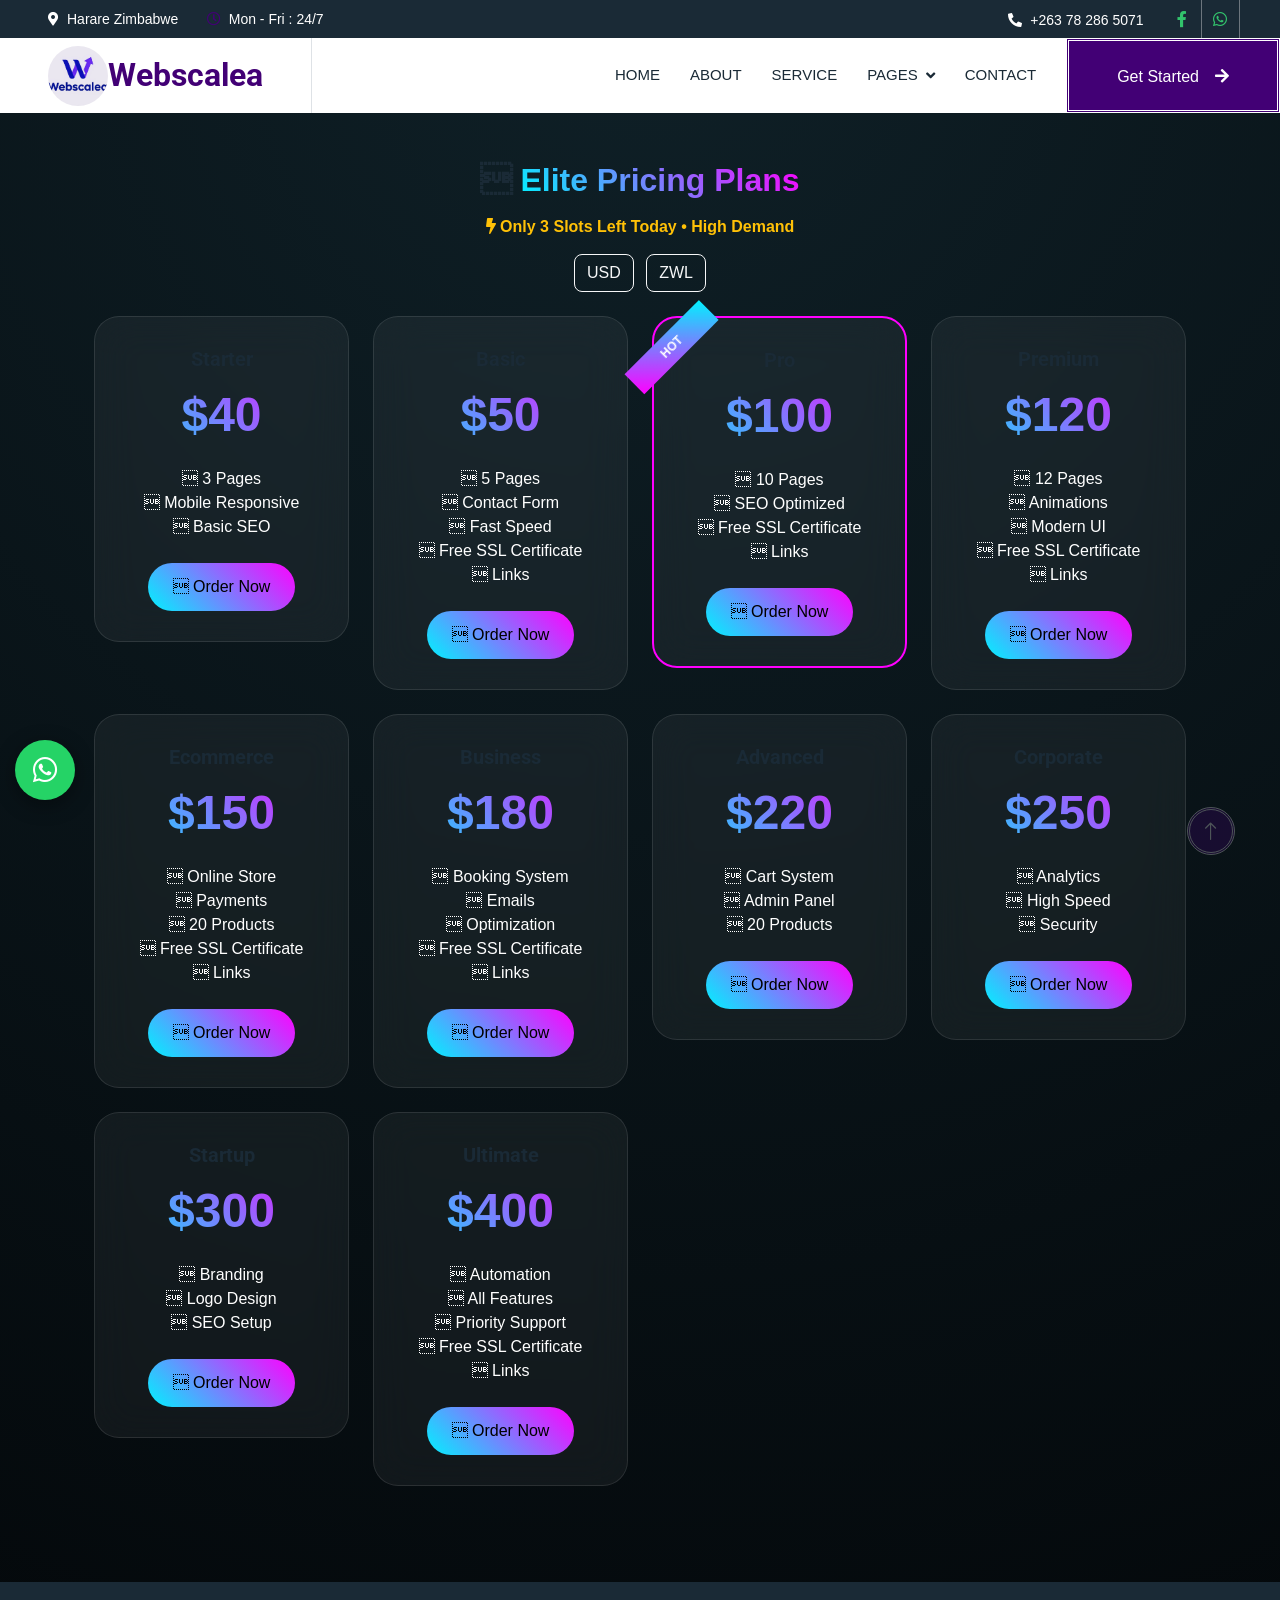
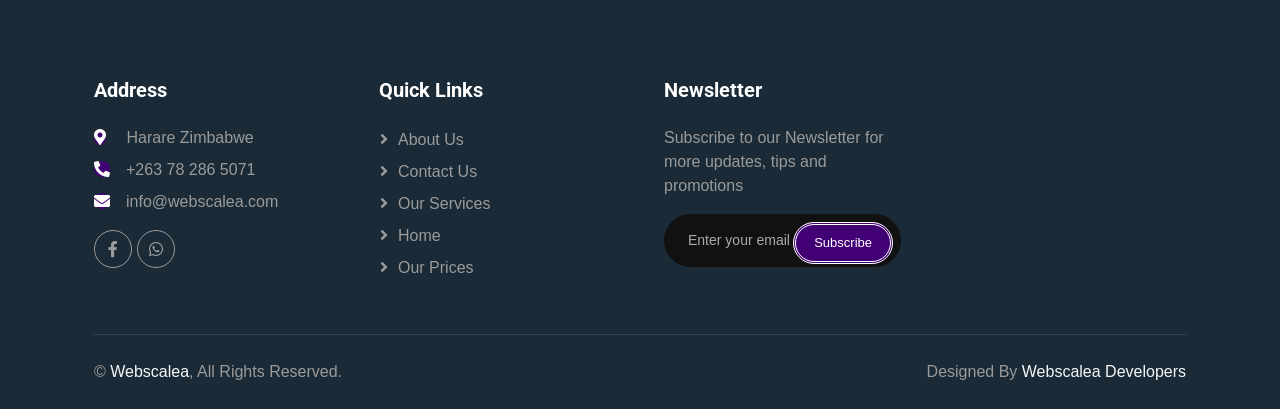
<file: prices/index.html>
<!DOCTYPE html><html lang="en">
<head>
<!-- Google tag (gtag.js) -->
<script async src="https://www.googletagmanager.com/gtag/js?id=G-8LNW2EW45W"></script>
<script>
  window.dataLayer = window.dataLayer || [];
  function gtag(){dataLayer.push(arguments);}
  gtag('js', new Date());

  gtag('config', 'G-8LNW2EW45W');
</script>
<meta charset="UTF-8">
<meta name="viewport" content="width=device-width, initial-scale=1.0">
<title>Affordable Web Development Pricing | Webscalea Developers</title>
<link href="https://cdn.jsdelivr.net/npm/bootstrap@5.3.2/dist/css/bootstrap.min.css" rel="stylesheet">
<meta content="width=device-width, initial-scale=1.0" name="viewport">
    <meta content="web development pricing, website design cost, affordable web developers, website packages, SEO website pricing, custom website cost, small business website pricing, ecommerce website cost, Zimbabwe web developers, cheap website design" name="keywords">
    <meta content="Explore affordable, high-quality web development pricing plans designed for businesses, startups, and entrepreneurs. Get modern, fast, SEO-optimized websites that convert visitors into paying customers." name="description">
    <meta property="og:title" content="Affordable Web Development Pricing">
    <meta name="author" content="Webscalea Developers">
<meta property="og:description" content="View powerful website packages that grow your business online.">
<meta property="og:url" content="https://webscalea.com/prices/">
<link rel="canonical" href="https://webscalea.com/prices/">
<meta name="robots" content="index, follow">
<meta property="og:type" content="website">
<meta property="og:image" content="https://webscalea.com/images/prices-og.png">
<meta property="og:image:width" content="1200">
<meta property="og:image:height" content="630">
    <!-- Favicon -->
    <!-- Favicon -->
<link rel="icon" href="../favicon.ico" sizes="any">

<!-- PNG icons -->
<link rel="icon" type="image/png" sizes="96x96" href="../favicon-96x96.png">

<!-- SVG (modern browsers) -->
<link rel="icon" type="image/svg+xml" href="../favicon.svg">

<!-- Apple (iPhone) -->
<link rel="apple-touch-icon" sizes="180x180" href="../apple-touch-icon.png">

<!-- Android / PWA -->
<link rel="manifest" href="../site.webmanifest">

<!-- Theme color (optional but nice) -->
<meta name="theme-color" content="#6c2bd9">

    <!-- Google Web Fonts -->
    <link rel="preconnect" href="https://fonts.googleapis.com">
    <link rel="preconnect" href="https://fonts.gstatic.com" crossorigin>
    <link href="https://fonts.googleapis.com/css2?family=Open+Sans:wght@400;500&family=Roboto:wght@500;700;900&display=swap" rel="stylesheet"> 

    <!-- Icon Font Stylesheet -->
    <link href="https://cdnjs.cloudflare.com/ajax/libs/font-awesome/5.10.0/css/all.min.css" rel="stylesheet">
    <link href="https://cdn.jsdelivr.net/npm/bootstrap-icons@1.4.1/font/bootstrap-icons.css" rel="stylesheet">

    <!-- Libraries Stylesheet -->
    <link href="../lib/animate/animate.min.css" rel="stylesheet">
    <link href="../lib/owlcarousel/assets/owl.carousel.min.css" rel="stylesheet">
    <link href="../lib/lightbox/css/lightbox.min.css" rel="stylesheet">

    <!-- Customized Bootstrap Stylesheet -->
    <link href="../css/bootstrap.min.css" rel="stylesheet">

    <!-- Template Stylesheet -->
    <link href="../css/style.css" rel="stylesheet">
    
    
<style>

body {
  background: radial-gradient(circle at top, #0f2027, #020406) !important;
  color: white;
  font-family: 'Segoe UI', sans-serif;
  overflow-x: hidden;
}

</style></head><body>
 <!-- Spinner Start -->
    <div id="spinner" class="show bg-white position-fixed translate-middle w-100 vh-100 top-50 start-50 d-flex align-items-center justify-content-center">
        <div class="spinner-border text-primary" style="width: 3rem; height: 3rem;" role="status">
            <span class="sr-only">Loading...</span>
        </div>
    </div>
    <!-- Spinner End -->


    <!-- Topbar Start -->
    <div class="container-fluid bg-dark p-0">
        <div class="row gx-0 d-none d-lg-flex">
            <div class="col-lg-7 px-5 text-start">
                <div class="h-100 d-inline-flex align-items-center me-4">
                    <small class="fa fa-map-marker-alt text-primary me-2"></small>
                    <small>Harare Zimbabwe </small>
                </div>
                <div class="h-100 d-inline-flex align-items-center">
                    <small class="far fa-clock text-primary me-2"></small>
                    <small>Mon - Fri : 24/7 </small>
                </div>
            </div>
            <div class="col-lg-5 px-5 text-end">
                <div class="h-100 d-inline-flex align-items-center me-4">
                    <small class="fa fa-phone-alt text-primary me-2"></small>
                    <small>+263 78 286 5071</small>
                </div>
                <div class="h-100 d-inline-flex align-items-center mx-n2">
                    <a class="btn btn-square btn-link rounded-0 border-0 border-end border-secondary" href="https://www.facebook.com/profile.php?id=61573342588525"><i class="fab fa-facebook-f"></i></a>
                    <a class="btn btn-square btn-link rounded-0 border-0 border-end border-secondary" href="https://wa.me/263782865071"><i class="fab fa-whatsapp"></i></a>
                    
                </div>
            </div>
        </div>
    </div>
    <!-- Topbar End -->


    <!-- Navbar Start -->
    <nav class="navbar navbar-expand-lg bg-white navbar-light sticky-top p-0">
        <a href="../" class="navbar-brand d-flex align-items-center border-end px-4 px-lg-5">
        	<img class="nav-logo" src="../img/logo.jpg">
            <h2 class="m-0 text-primary">Webscalea</h2>
        </a>
        <button type="button" class="navbar-toggler me-4" data-bs-toggle="collapse" data-bs-target="#navbarCollapse">
             <div class="hamburger">
                  <span></span>
                  <span></span>
                  <span></span>
             </div>
        </button>
        <div class="collapse navbar-collapse" id="navbarCollapse">
            <div class="navbar-nav ms-auto p-4 p-lg-0">
                <a href="../" class="nav-item nav-link">Home</a>
                <a href="../about/" class="nav-item nav-link">About</a>
                <a href="../service/" class="nav-item nav-link">Service</a>
                
                <div class="nav-item dropdown">
                    <a href="#" class="nav-link dropdown-toggle" data-bs-toggle="dropdown">Pages</a>
                    <div class="dropdown-menu bg-light m-0">
                        <a href="../feature/" class="dropdown-item">Features</a>
                        <a href="../prices/" class="dropdown-item active">Our Prices</a>
                        <a href="../testimonial/" class="dropdown-item">Testimonial</a>
                        
                    </div>
                </div>
                <a href="../contact/" class="nav-item nav-link">Contact</a>
            </div>
            <a href="https://wa.me/263782865071" class="btn btn-primary rounded-0 py-4 px-lg-5 d-none d-lg-block">Get Started<i class="fa fa-arrow-right ms-3"></i></a>
        </div>
    </nav>
    <!-- Navbar End -->
    
<div class="container py-5"><h2 class="text-center section-title mb-3"> <span>Elite Pricing Plans</span></h2>
<p class="urgent"><i class="fas fa-bolt"></i> Only 3 Slots Left Today • High Demand</p><div class="text-center mb-4">
  <button class="btn btn-outline-light me-2" onclick="setCurrency('usd')">USD</button>
  <button class="btn btn-outline-light" onclick="setCurrency('zwl')">ZWL</button>
</div><div class="row g-4" id="pricing-container"></div></div><!-- SALES POPUP --><div class="sales-popup" id="popup"></div>



<!-- Footer Start -->
    <div class="container-fluid bg-dark text-body footer mt-5 pt-5 wow fadeIn" data-wow-delay="0.1s">
        <div class="container py-5">
            <div class="row g-5">
                <div class="col-lg-3 col-md-6">
                    <h5 class="text-white mb-4">Address</h5>
                    <p class="mb-2"><i class="fa fa-map-marker-alt me-3"></i> Harare Zimbabwe </p>
                    <p class="mb-2"><i class="fa fa-phone-alt me-3"></i>+263 78 286 5071 </p>
                    <p class="mb-2"><i class="fa fa-envelope me-3"></i>info@webscalea.com</p>
                    <div class="d-flex pt-2">
                        
                        <a class="btn btn-square btn-outline-light btn-social" href="https://www.facebook.com/profile.php?id=61573342588525"><i class="fab fa-facebook-f"></i></a>
                        <a class="btn btn-square btn-outline-light btn-social" href="https://wa.me/263782865071"><i class="fab fa-whatsapp"></i></a>

                    </div>
                </div>
                <div class="col-lg-3 col-md-6">
                    <h5 class="text-white mb-4">Quick Links</h5>
                    <a class="btn btn-link" href="../about/">About Us</a>
                    <a class="btn btn-link" href="../contact/">Contact Us</a>
                    <a class="btn btn-link" href="../service/">Our Services</a>
                    <a class="btn btn-link" href="../">Home</a>
                    <a class="btn btn-link" href="../prices/">Our Prices</a>
                </div>
                
                
                <div class="col-lg-3 col-md-6">
    <h5 class="text-white mb-4">Newsletter</h5>
    <p>Subscribe to our Newsletter for more updates, tips and promotions</p>

    <form id="newsletterForm" class="position-relative mx-auto footer-form" style="max-width: 400px;">
    
    <input 
        type="email" 
        name="email"
        id="newsletterEmail"
        class="form-control border-0 w-100 py-3 ps-4 pe-5 footer-input" 
        placeholder="Enter your email"
        required
    >

    <button 
        type="submit" 
        class="btn btn-primary py-2 position-absolute top-0 end-0 mt-2 me-2 footer-btn"
        id="submitBtn">
        Subscribe
    </button>

</form>

<!-- Success Message -->
<div id="formMessage" class="mt-3 text-success d-none">
     You’re subscribed! Thank you we shall contact you as soon as possible 
</div>

<!-- Error Message -->
<div id="formError" class="mt-3 text-danger d-none">
     Something went wrong. Try again.
</div>
    
</div>
            </div>
        </div>
        <div class="container">
            <div class="copyright">
                <div class="row">
                    <div class="col-md-6 text-center text-md-start mb-3 mb-md-0">
                        &copy; <a href="../"> Webscalea</a>, All Rights Reserved.
                    </div>
                    <div class="col-md-6 text-center text-md-end">
                        
                        Designed By <a href="../">Webscalea Developers </a>
                        
                    </div>
                </div>
            </div>
        </div>
    </div>
    <!-- Footer End -->


      <a href="https://wa.me/263782865071" target="_blank" class="whatsapp-float">
         <i class="fab fa-whatsapp"></i>
      </a>
    
    <!-- Back to Top -->
    <a href="#" class="btn btn-lg btn-primary btn-lg-square rounded-circle back-to-top"><i class="bi bi-arrow-up"></i></a>


    <!-- JavaScript Libraries -->
    <script src="https://code.jquery.com/jquery-3.4.1.min.js"></script>
    <script src="https://cdn.jsdelivr.net/npm/bootstrap@5.0.0/dist/js/bootstrap.bundle.min.js"></script>
    <script src="../lib/wow/wow.min.js"></script>
    <script src="../lib/easing/easing.min.js"></script>
    <script src="../lib/waypoints/waypoints.min.js"></script>
    <script src="../lib/counterup/counterup.min.js"></script>
    <script src="../lib/owlcarousel/owl.carousel.min.js"></script>
    <script src="../lib/isotope/isotope.pkgd.min.js"></script>
    <script src="../lib/lightbox/js/lightbox.min.js"></script>

    <!-- Template Javascript -->
    	
    <script src="../js/main.js"></script>
    <script src="../js/myprice.js"></script>
    <script src="../js/subscribe.js"></script>
</body>

</html>

</body>
</html>
</file>
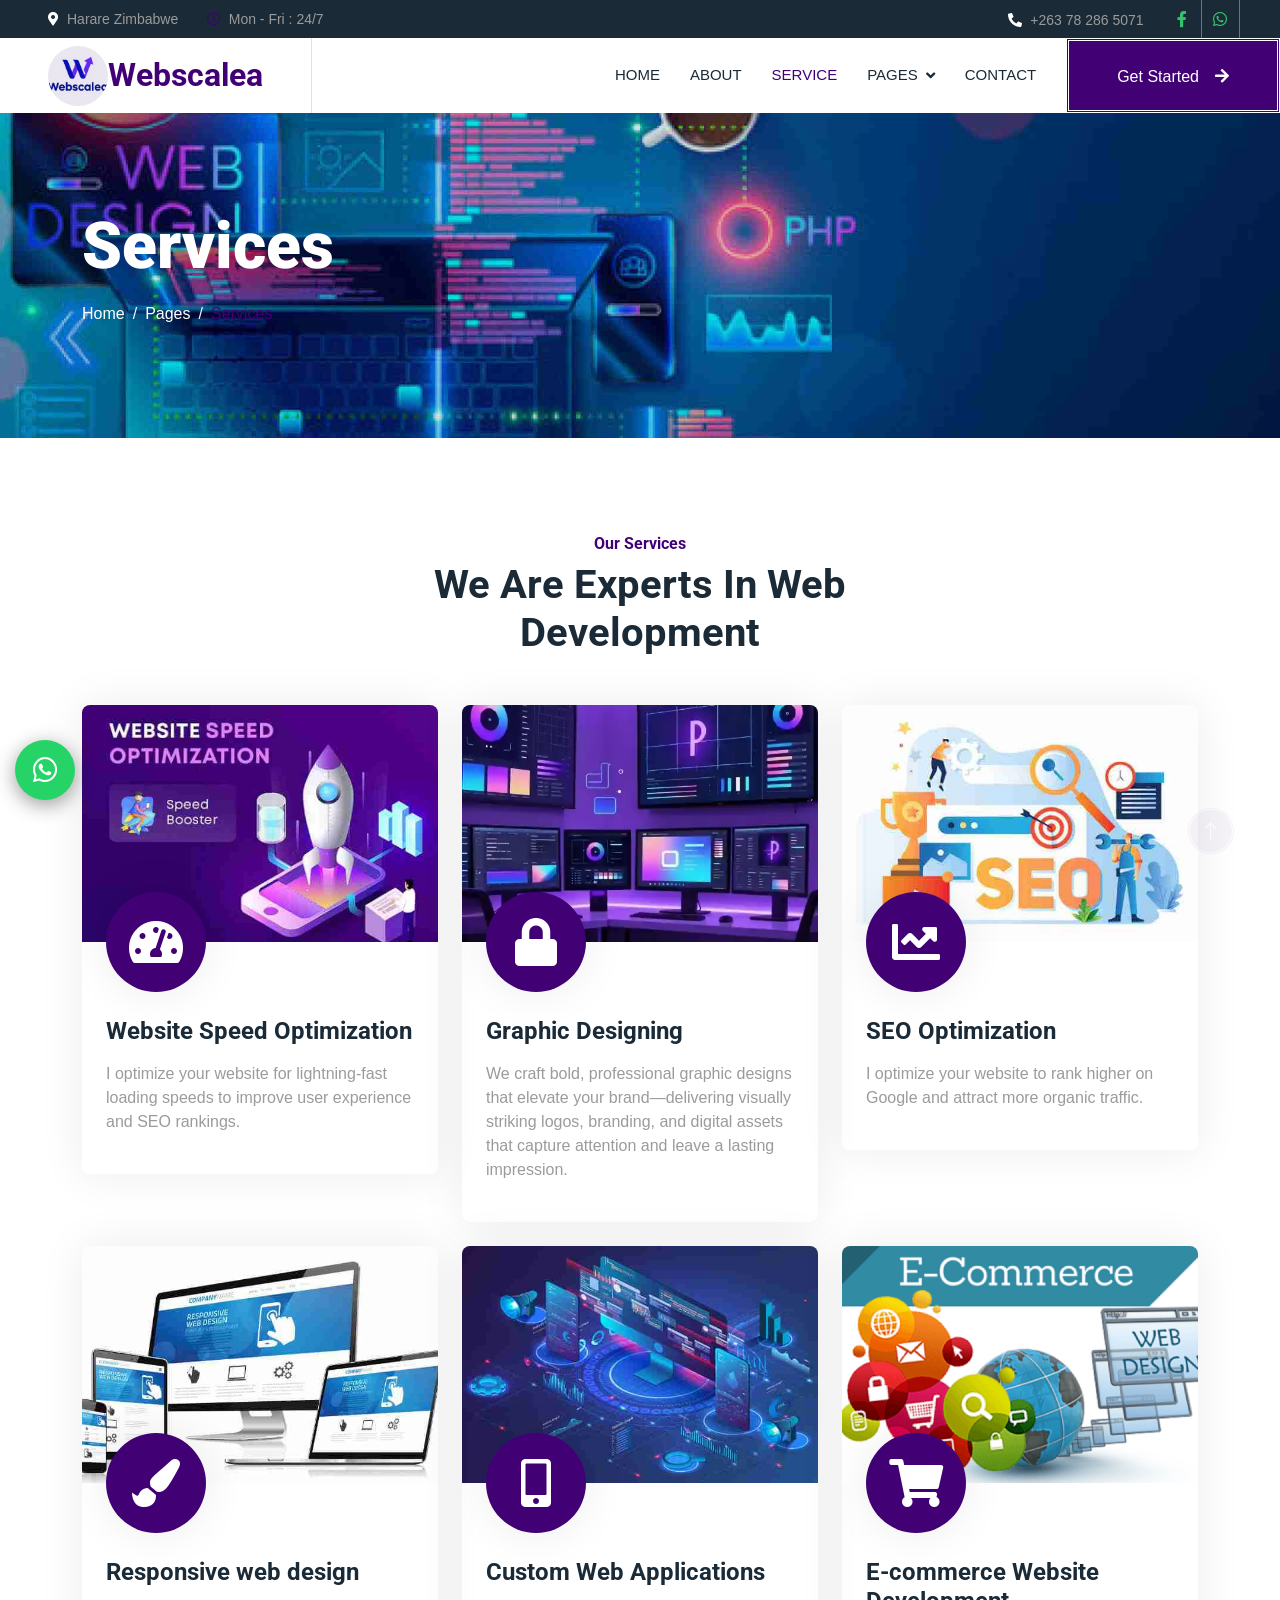
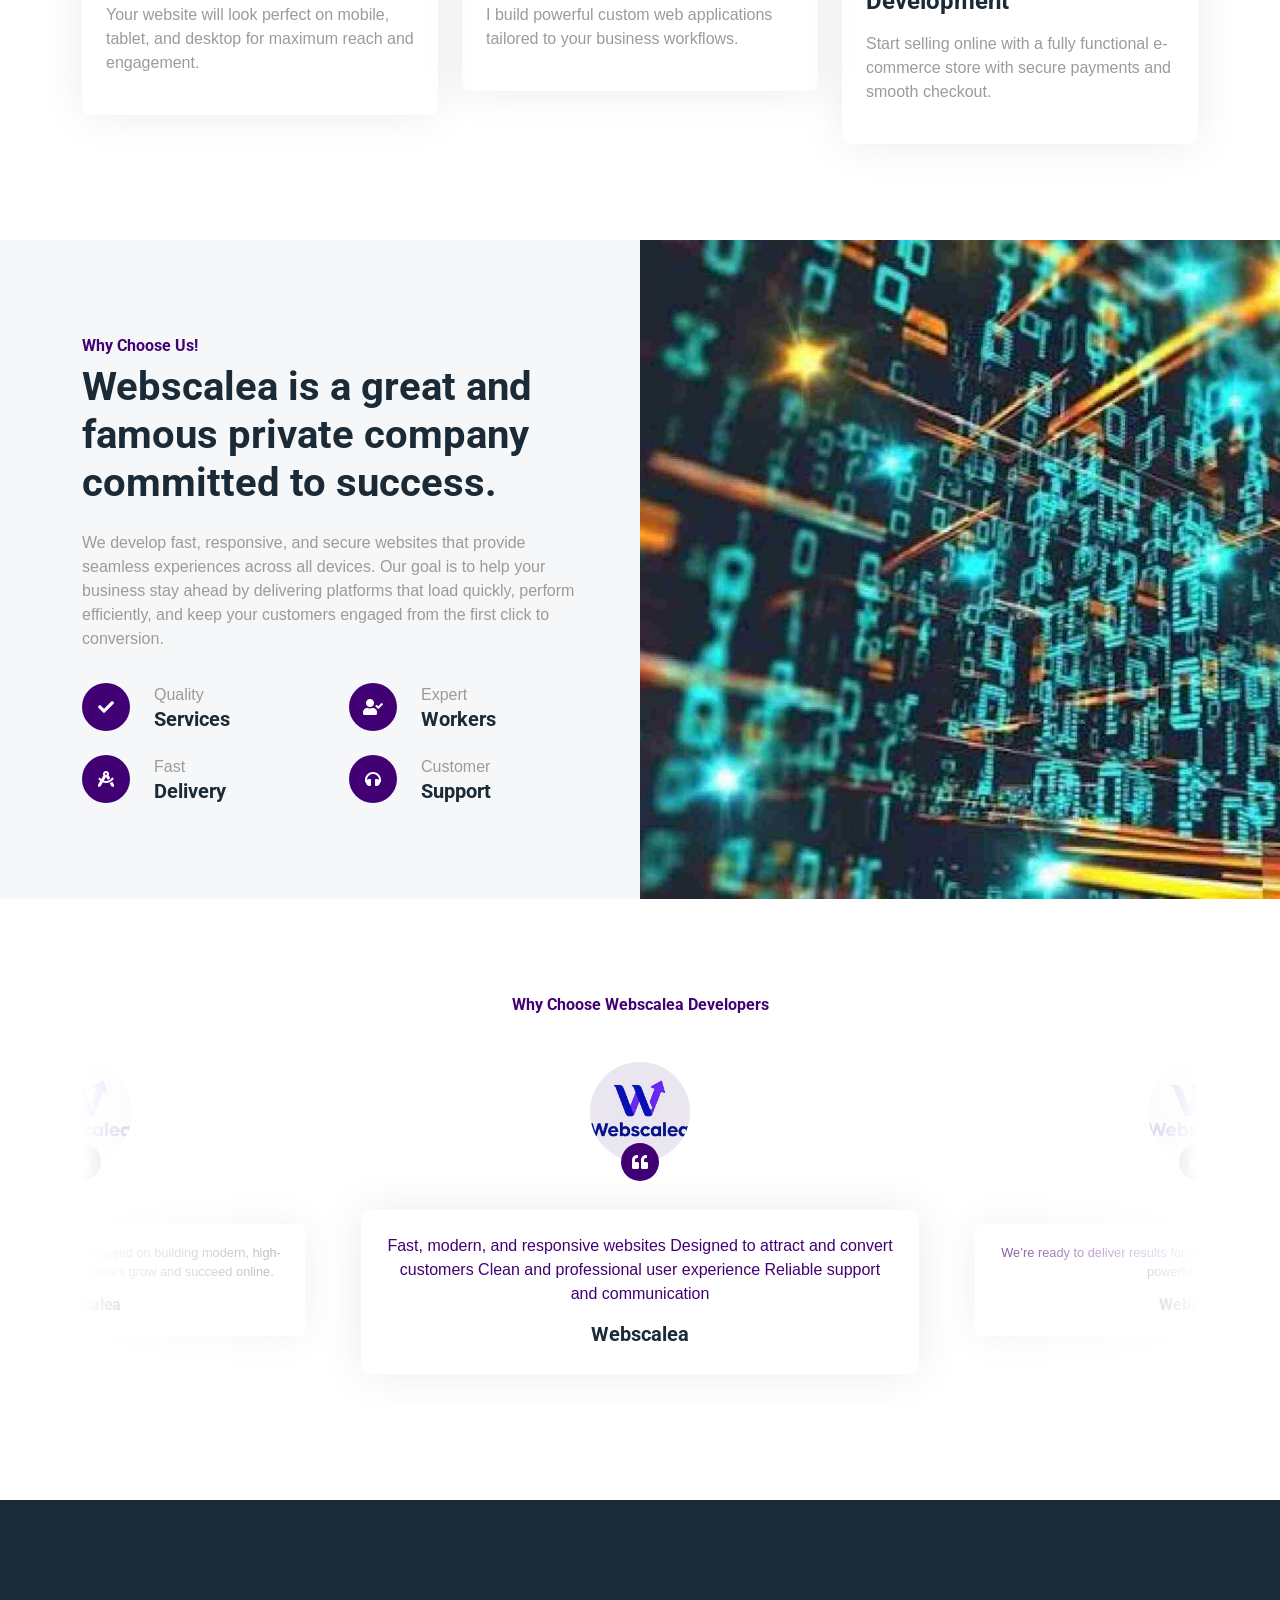
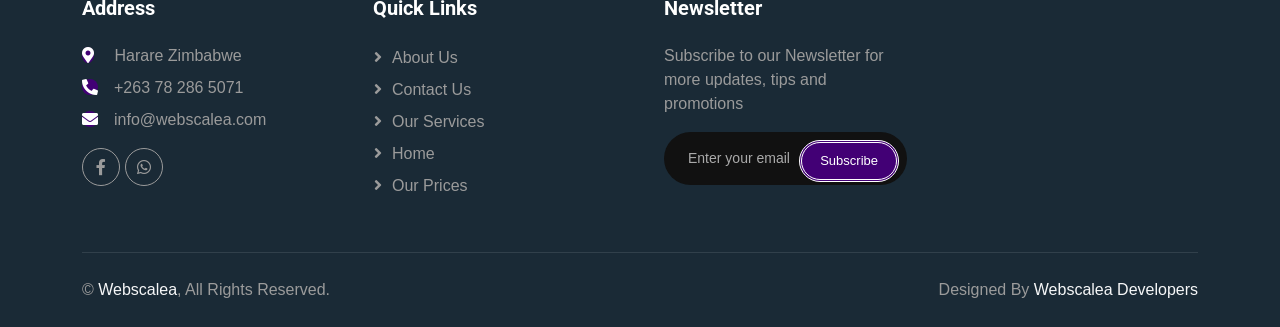
<file: service/index.html>
<!DOCTYPE html>
<html lang="en">

<head>
	<!-- Google tag (gtag.js) -->
<script async src="https://www.googletagmanager.com/gtag/js?id=G-8LNW2EW45W"></script>
<script>
  window.dataLayer = window.dataLayer || [];
  function gtag(){dataLayer.push(arguments);}
  gtag('js', new Date());

  gtag('config', 'G-8LNW2EW45W');
</script>
    <meta charset="utf-8">
    <title>Web Design Services | High-Converting Business Websites</title>
    <meta content="width=device-width, initial-scale=1.0" name="viewport">
    <meta name="description" content="Explore professional web design services designed to grow your business. I build fast, responsive, and SEO-optimized websites that attract customers and increase sales.">
    <meta name="keywords" content="web design services, website development, business websites, landing page design, SEO web design, responsive web design, website designer for businesses">
    <meta property="og:image" content="https://webscalea.com/images/service-og.jpg">
    <meta property="og:title" content="Web Design Services ">
    <meta name="author" content="Webscalea Developers">
    <meta property="og:description" content="Explore professional web design services designed to grow your business. I build fast, responsive, and SEO-optimized websites that attract customers and increase sales. Try us and witness the magic. We are the best">
    <meta name="robots" content="index, follow">
    <meta property="og:url" content="https://webscalea.com/service/">
    <link rel="canonical" href="https://webscalea.com/service/">
    <meta property="og:image:width" content="1200">
    <meta property="og:image:height" content="630">
    <!-- Favicon -->
    <!-- Favicon -->
<link rel="icon" href="../favicon.ico" sizes="any">

<!-- PNG icons -->
<link rel="icon" type="image/png" sizes="96x96" href="../favicon-96x96.png">

<!-- SVG (modern browsers) -->
<link rel="icon" type="image/svg+xml" href="../favicon.svg">

<!-- Apple (iPhone) -->
<link rel="apple-touch-icon" sizes="180x180" href="../apple-touch-icon.png">

<!-- Android / PWA -->
<link rel="manifest" href="../site.webmanifest">

<!-- Theme color (optional but nice) -->
<meta name="theme-color" content="#6c2bd9">

    <!-- Google Web Fonts -->
    <link rel="preconnect" href="https://fonts.googleapis.com">
    <link rel="preconnect" href="https://fonts.gstatic.com" crossorigin>
    <link href="https://fonts.googleapis.com/css2?family=Open+Sans:wght@400;500&family=Roboto:wght@500;700;900&display=swap" rel="stylesheet"> 

    <!-- Icon Font Stylesheet -->
    <link href="https://cdnjs.cloudflare.com/ajax/libs/font-awesome/5.10.0/css/all.min.css" rel="stylesheet">
    <link href="https://cdn.jsdelivr.net/npm/bootstrap-icons@1.4.1/font/bootstrap-icons.css" rel="stylesheet">

    <!-- Libraries Stylesheet -->
    <link href="../lib/animate/animate.min.css" rel="stylesheet">
    <link href="../lib/owlcarousel/assets/owl.carousel.min.css" rel="stylesheet">
    <link href="../lib/lightbox/css/lightbox.min.css" rel="stylesheet">

    <!-- Customized Bootstrap Stylesheet -->
    <link href="../css/bootstrap.min.css" rel="stylesheet">

    <!-- Template Stylesheet -->
    <link href="../css/style.css" rel="stylesheet">
    
    
</head>

<body>
    <!-- Spinner Start -->
    <div id="spinner" class="show bg-white position-fixed translate-middle w-100 vh-100 top-50 start-50 d-flex align-items-center justify-content-center">
        <div class="spinner-border text-primary" style="width: 3rem; height: 3rem;" role="status">
            <span class="sr-only">Loading...</span>
        </div>
    </div>
    <!-- Spinner End -->


    <!-- Topbar Start -->
    <div class="container-fluid bg-dark p-0">
        <div class="row gx-0 d-none d-lg-flex">
            <div class="col-lg-7 px-5 text-start">
                <div class="h-100 d-inline-flex align-items-center me-4">
                    <small class="fa fa-map-marker-alt text-primary me-2"></small>
                    <small>Harare Zimbabwe </small>
                </div>
                <div class="h-100 d-inline-flex align-items-center">
                    <small class="far fa-clock text-primary me-2"></small>
                    <small>Mon - Fri : 24/7 </small>
                </div>
            </div>
            <div class="col-lg-5 px-5 text-end">
                <div class="h-100 d-inline-flex align-items-center me-4">
                    <small class="fa fa-phone-alt text-primary me-2"></small>
                    <small>+263 78 286 5071</small>
                </div>
                <div class="h-100 d-inline-flex align-items-center mx-n2">
                    <a class="btn btn-square btn-link rounded-0 border-0 border-end border-secondary" href="https://www.facebook.com/profile.php?id=61573342588525"><i class="fab fa-facebook-f"></i></a>
                    <a class="btn btn-square btn-link rounded-0 border-0 border-end border-secondary" href="https://wa.me/263782865071"><i class="fab fa-whatsapp"></i></a>
                    
                </div>
            </div>
        </div>
    </div>
    <!-- Topbar End -->


    <!-- Navbar Start -->
    <nav class="navbar navbar-expand-lg bg-white navbar-light sticky-top p-0">
        <a href="../" class="navbar-brand d-flex align-items-center border-end px-4 px-lg-5">
        	<img class="nav-logo" src="../img/logo.jpg">
            <h2 class="m-0 text-primary">Webscalea</h2>
        </a>
        <button type="button" class="navbar-toggler me-4" data-bs-toggle="collapse" data-bs-target="#navbarCollapse">
             <div class="hamburger">
                  <span></span>
                  <span></span>
                  <span></span>
             </div>
        </button>
        <div class="collapse navbar-collapse" id="navbarCollapse">
            <div class="navbar-nav ms-auto p-4 p-lg-0">
                <a href="../" class="nav-item nav-link">Home</a>
                <a href="../about/" class="nav-item nav-link">About</a>
                <a href="../service/" class="nav-item nav-link active">Service</a>
                
                <div class="nav-item dropdown">
                    <a href="#" class="nav-link dropdown-toggle" data-bs-toggle="dropdown">Pages</a>
                    <div class="dropdown-menu bg-light m-0">
                        <a href="../feature/" class="dropdown-item">Features</a>
                        <a href="../prices/" class="dropdown-item">Our Prices</a>
                        <a href="../testimonial/" class="dropdown-item">Testimonial</a>
                        
                    </div>
                </div>
                <a href="../contact/" class="nav-item nav-link">Contact</a>
            </div>
            <a href="https://wa.me/263782865071" class="btn btn-primary rounded-0 py-4 px-lg-5 d-none d-lg-block">Get Started<i class="fa fa-arrow-right ms-3"></i></a>
        </div>
    </nav>
    <!-- Navbar End -->


    <!-- Page Header Start -->
    <div class="container-fluid page-header py-5 mb-5">
        <div class="container py-5">
            <h1 class="display-3 text-white mb-3 animated slideInDown">Services</h1>
            <nav aria-label="breadcrumb animated slideInDown">
                <ol class="breadcrumb">
                    <li class="breadcrumb-item"><a class="text-white" href="#">Home</a></li>
                    <li class="breadcrumb-item"><a class="text-white" href="#">Pages</a></li>
                    <li class="breadcrumb-item text-white active" aria-current="page">Services</li>
                </ol>
            </nav>
        </div>
    </div>
    <!-- Page Header End -->


    <!-- Service Start -->
    <div class="container-xxl py-5">
        <div class="container">
            <div class="text-center mx-auto mb-5 wow fadeInUp" data-wow-delay="0.1s" style="max-width: 600px;">
                <h6 class="text-primary">Our Services</h6>
                <h1 class="mb-4">We Are Experts In Web Development </h1>
            </div>
            <div class="row g-4">
                <div class="col-md-6 col-lg-4 wow fadeInUp" data-wow-delay="0.1s">
                    <div class="service-item rounded overflow-hidden">
                        <img class="img-fluid" src="../img/img-600x400-1.jpg" alt="">
                        <div class="position-relative p-4 pt-0">
                            <div class="service-icon">
                                <i class="fa fa-tachometer-alt fa-3x"></i>
                            </div>
                            <h4 class="mb-3">Website Speed Optimization</h4>
                            <p>I optimize your website for lightning-fast loading speeds to improve user experience and SEO rankings.</p>
                            
                        </div>
                    </div>
                </div>
                <div class="col-md-6 col-lg-4 wow fadeInUp" data-wow-delay="0.3s">
                    <div class="service-item rounded overflow-hidden">
                        <img class="img-fluid" src="../img/img-600x400-2.webp" alt="">
                        <div class="position-relative p-4 pt-0">
                            <div class="service-icon">
                                <i class="fa fa-lock fa-3x"></i>
                            </div>
                            <h4 class="mb-3">Graphic Designing</h4>
                            <p>We craft bold, professional graphic designs that elevate your brand—delivering visually striking logos, branding, and digital assets that capture attention and leave a lasting impression. </p>
                            
                        </div>
                    </div>
                </div>
                <div class="col-md-6 col-lg-4 wow fadeInUp" data-wow-delay="0.5s">
                    <div class="service-item rounded overflow-hidden">
                        <img class="img-fluid" src="../img/img-600x400-3.jpg" alt="">
                        <div class="position-relative p-4 pt-0">
                            <div class="service-icon">
                                <i class="fa fa-chart-line fa-3x"></i>
                            </div>
                            <h4 class="mb-3">SEO Optimization</h4>
                            <p>I optimize your website to rank higher on Google and attract more organic traffic.</p>
                            
                        </div>
                    </div>
                </div>
                <div class="col-md-6 col-lg-4 wow fadeInUp" data-wow-delay="0.1s">
                    <div class="service-item rounded overflow-hidden">
                        <img class="img-fluid" src="../img/img-600x400-4.jpg" alt="">
                        <div class="position-relative p-4 pt-0">
                            <div class="service-icon">
                                <i class="fa fa-paint-brush fa-3x"></i>
                            </div>
                            <h4 class="mb-3">Responsive web design</h4>
                            <p>Your website will look perfect on mobile, tablet, and desktop for maximum reach and engagement.</p>
                            
                        </div>
                    </div>
                </div>
                <div class="col-md-6 col-lg-4 wow fadeInUp" data-wow-delay="0.3s">
                    <div class="service-item rounded overflow-hidden">
                        <img class="img-fluid" src="../img/img-600x400-5.jpg" alt="">
                        <div class="position-relative p-4 pt-0">
                            <div class="service-icon">
                                <i class="fa fa-mobile-alt fa-3x"></i>
                            </div>
                            <h4 class="mb-3">Custom Web Applications</h4>
                            <p>I build powerful custom web applications tailored to your business workflows.</p>
     
                        </div>
                    </div>
                </div>
                <div class="col-md-6 col-lg-4 wow fadeInUp" data-wow-delay="0.5s">
                    <div class="service-item rounded overflow-hidden">
                        <img class="img-fluid" src="../img/img-600x400-6.png" alt="">
                        <div class="position-relative p-4 pt-0">
                            <div class="service-icon">
                                <i class="fa fa-shopping-cart fa-3x"></i>
                            </div>
                            <h4 class="mb-3">E-commerce Website Development</h4>
                            <p>Start selling online with a fully functional e-commerce store with secure payments and smooth checkout.</p>
                            
                        </div>
                    </div>
                </div>
            </div>
        </div>
    </div>
    <!-- Service End -->


    <!-- Feature Start -->
    <div class="container-fluid bg-light overflow-hidden my-5 px-lg-0">
        <div class="container feature px-lg-0">
            <div class="row g-0 mx-lg-0">
                <div class="col-lg-6 feature-text py-5 wow fadeIn" data-wow-delay="0.1s">
                    <div class="p-lg-5 ps-lg-0">
                        <h6 class="text-primary">Why Choose Us!</h6>
                        <h1 class="mb-4">Webscalea is a great and famous private company committed to success.</h1>
                        <p class="mb-4 pb-2">We develop fast, responsive, and secure websites that provide seamless experiences across all devices. Our goal is to help your business stay ahead by delivering platforms that load quickly, perform efficiently, and keep your customers engaged from the first click to conversion.</p>
                        <div class="row g-4">
                            <div class="col-6">
                                <div class="d-flex align-items-center">
                                    <div class="btn-lg-square bg-primary rounded-circle">
                                        <i class="fa fa-check text-white"></i>
                                    </div>
                                    <div class="ms-4">
                                        <p class="mb-0">Quality</p>
                                        <h5 class="mb-0">Services</h5>
                                    </div>
                                </div>
                            </div>
                            <div class="col-6">
                                <div class="d-flex align-items-center">
                                    <div class="btn-lg-square bg-primary rounded-circle">
                                        <i class="fa fa-user-check text-white"></i>
                                    </div>
                                    <div class="ms-4">
                                        <p class="mb-0">Expert</p>
                                        <h5 class="mb-0">Workers</h5>
                                    </div>
                                </div>
                            </div>
                            <div class="col-6">
                                <div class="d-flex align-items-center">
                                    <div class="btn-lg-square bg-primary rounded-circle">
                                        <i class="fa fa-drafting-compass text-white"></i>
                                    </div>
                                    <div class="ms-4">
                                        <p class="mb-0">Fast</p>
                                        <h5 class="mb-0">Delivery</h5>
                                    </div>
                                </div>
                            </div>
                            <div class="col-6">
                                <div class="d-flex align-items-center">
                                    <div class="btn-lg-square bg-primary rounded-circle">
                                        <i class="fa fa-headphones text-white"></i>
                                    </div>
                                    <div class="ms-4">
                                        <p class="mb-0">Customer</p>
                                        <h5 class="mb-0">Support</h5>
                                    </div>
                                </div>
                            </div>
                        </div>
                    </div>
                </div>
                <div class="col-lg-6 pe-lg-0 wow fadeIn" data-wow-delay="0.5s" style="min-height: 400px;">
                    <div class="position-relative h-100">
                        <img class="position-absolute img-fluid w-100 h-100" src="../img/feature.jpg" style="object-fit: cover;" alt="">
                    </div>
                </div>
            </div>
        </div>
    </div>
    <!-- Feature End -->


    <!-- Testimonial Start -->
    <div class="container-xxl py-5">
        <div class="container">
            <div class="text-center mx-auto mb-5 wow fadeInUp" data-wow-delay="0.1s" style="max-width: 600px;">
                <h6 class="text-primary">Why Choose Webscalea Developers</h6>
                
            </div>
            <div class="owl-carousel testimonial-carousel wow fadeInUp" data-wow-delay="0.1s">
                <div class="testimonial-item text-center">
                    <div class="testimonial-img position-relative">
                        <img class="img-fluid rounded-circle mx-auto mb-5" src="../img/logo.jpg">
                        <div class="btn-square bg-primary rounded-circle">
                            <i class="fa fa-quote-left text-white"></i>
                        </div>
                    </div>
                    <div class="testimonial-text text-center rounded p-4">
                        <p>Fast, modern, and responsive websites
Designed to attract and convert customers
Clean and professional user experience
Reliable support and communication</p>
                        <h5 class="mb-1">Webscalea</h5>
                    </div>
                </div>
                <div class="testimonial-item text-center">
                    <div class="testimonial-img position-relative">
                        <img class="img-fluid rounded-circle mx-auto mb-5" src="../img/logo.jpg">
                        <div class="btn-square bg-primary rounded-circle">
                            <i class="fa fa-quote-left text-white"></i>
                        </div>
                    </div>
                    <div class="testimonial-text text-center rounded p-4">
                        <p>We’re ready to deliver results for your business. Let’s build something powerful together.</p>
                        <h5 class="mb-1">Webscalea</h5>
                        
                    </div>
                </div>
                <div class="testimonial-item text-center">
                    <div class="testimonial-img position-relative">
                        <img class="img-fluid rounded-circle mx-auto mb-5" src="../img/logo.jpg">
                        <div class="btn-square bg-primary rounded-circle">
                            <i class="fa fa-quote-left text-white"></i>
                        </div>
                    </div>
                    <div class="testimonial-text text-center rounded p-4">
                        <p>Led by a passionate web developer focused on building modern, high-performing websites that help businesses grow and succeed online.</p>
                        <h5 class="mb-1">Webscalea</h5>
       
                    </div>
                </div>
            </div>
        </div>
    </div>
    <!-- Testimonial End -->
        

    <!-- Footer Start -->
    <div class="container-fluid bg-dark text-body footer mt-5 pt-5 wow fadeIn" data-wow-delay="0.1s">
        <div class="container py-5">
            <div class="row g-5">
                <div class="col-lg-3 col-md-6">
                    <h5 class="text-white mb-4">Address</h5>
                    <p class="mb-2"><i class="fa fa-map-marker-alt me-3"></i> Harare Zimbabwe </p>
                    <p class="mb-2"><i class="fa fa-phone-alt me-3"></i>+263 78 286 5071 </p>
                    <p class="mb-2"><i class="fa fa-envelope me-3"></i>info@webscalea.com</p>
                    <div class="d-flex pt-2">
                        
                        <a class="btn btn-square btn-outline-light btn-social" href="https://www.facebook.com/profile.php?id=61573342588525"><i class="fab fa-facebook-f"></i></a>
                        <a class="btn btn-square btn-outline-light btn-social" href="https://wa.me/263782865071"><i class="fab fa-whatsapp"></i></a>

                    </div>
                </div>
                <div class="col-lg-3 col-md-6">
                    <h5 class="text-white mb-4">Quick Links</h5>
                    <a class="btn btn-link" href="../about/">About Us</a>
                    <a class="btn btn-link" href="../contact/">Contact Us</a>
                    <a class="btn btn-link" href="../service/">Our Services</a>
                    <a class="btn btn-link" href="../">Home</a>
                    <a class="btn btn-link" href="../prices/">Our Prices</a>
                </div>
                
                
                <div class="col-lg-3 col-md-6">
    <h5 class="text-white mb-4">Newsletter</h5>
    <p>Subscribe to our Newsletter for more updates, tips and promotions</p>

    <form id="newsletterForm" class="position-relative mx-auto footer-form" style="max-width: 400px;">
    
    <input 
        type="email" 
        name="email"
        id="newsletterEmail"
        class="form-control border-0 w-100 py-3 ps-4 pe-5 footer-input" 
        placeholder="Enter your email"
        required
    >

    <button 
        type="submit" 
        class="btn btn-primary py-2 position-absolute top-0 end-0 mt-2 me-2 footer-btn"
        id="submitBtn">
        Subscribe
    </button>

</form>

<!-- Success Message -->
<div id="formMessage" class="mt-3 text-success d-none">
    ✅ You’re subscribed! Thank you we shall contact you as soon as possible 
</div>

<!-- Error Message -->
<div id="formError" class="mt-3 text-danger d-none">
    ❌ Something went wrong. Try again.
</div>
    
</div>
            </div>
        </div>
        <div class="container">
            <div class="copyright">
                <div class="row">
                    <div class="col-md-6 text-center text-md-start mb-3 mb-md-0">
                        &copy; <a href="../"> Webscalea</a>, All Rights Reserved.
                    </div>
                    <div class="col-md-6 text-center text-md-end">
                        
                        Designed By <a href="../">Webscalea Developers </a>
                        
                    </div>
                </div>
            </div>
        </div>
    </div>
    <!-- Footer End -->


      <a href="https://wa.me/263782865071" target="_blank" class="whatsapp-float">
         <i class="fab fa-whatsapp"></i>
      </a>
    
    <!-- Back to Top -->
    <a href="#" class="btn btn-lg btn-primary btn-lg-square rounded-circle back-to-top"><i class="bi bi-arrow-up"></i></a>


    <!-- JavaScript Libraries -->
    <script src="https://code.jquery.com/jquery-3.4.1.min.js"></script>
    <script src="https://cdn.jsdelivr.net/npm/bootstrap@5.0.0/dist/js/bootstrap.bundle.min.js"></script>
    <script src="../lib/wow/wow.min.js"></script>
    <script src="../lib/easing/easing.min.js"></script>
    <script src="../lib/waypoints/waypoints.min.js"></script>
    <script src="../lib/counterup/counterup.min.js"></script>
    <script src="../lib/owlcarousel/owl.carousel.min.js"></script>
    <script src="../lib/isotope/isotope.pkgd.min.js"></script>
    <script src="../lib/lightbox/js/lightbox.min.js"></script>

    <!-- Template Javascript -->
    <script src="../js/main.js"></script>
    <script src="../js/myprice.js"></script>
    <script src="../js/subscribe.js"></script>
</body>

</html>
</file>
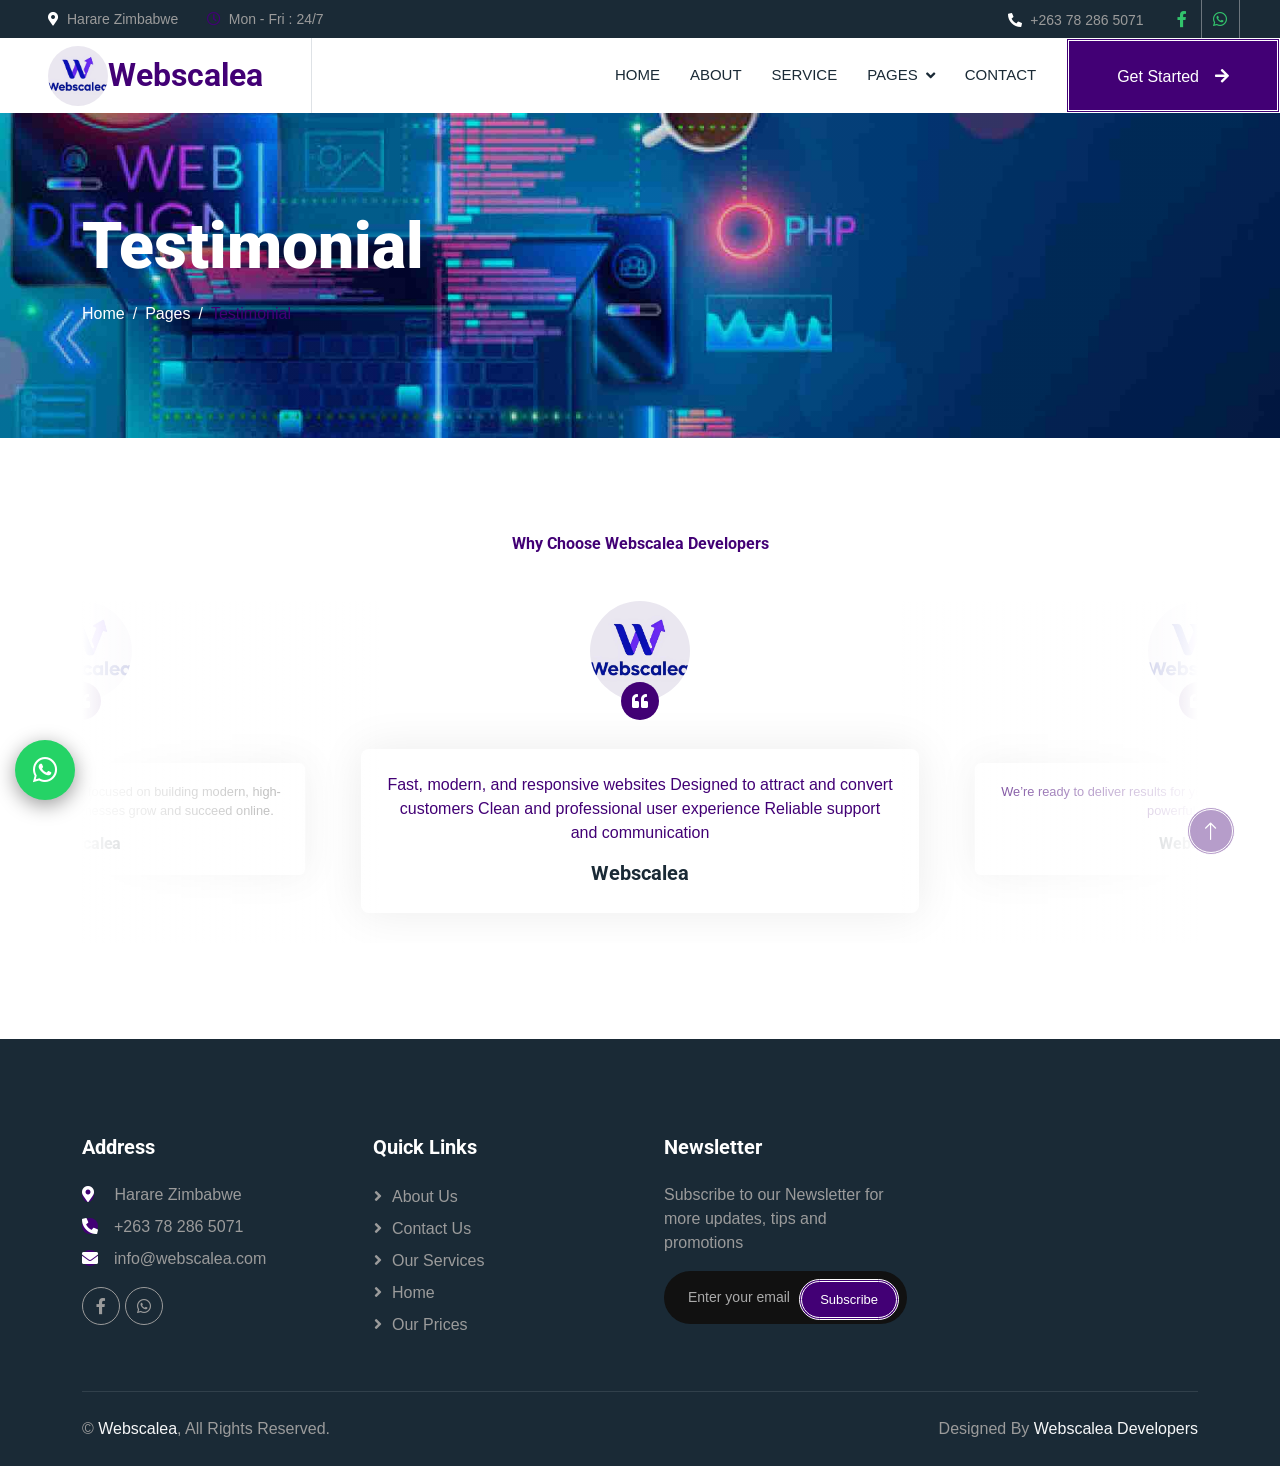
<file: testimonial/index.html>
<!DOCTYPE html>
<html lang="en">

<head>
	<!-- Google tag (gtag.js) -->
<script async src="https://www.googletagmanager.com/gtag/js?id=G-8LNW2EW45W"></script>
<script>
  window.dataLayer = window.dataLayer || [];
  function gtag(){dataLayer.push(arguments);}
  gtag('js', new Date());

  gtag('config', 'G-8LNW2EW45W');
</script>
    <meta charset="utf-8">
    <title>Client Testimonials | Trusted Web Development Results</title>
    <meta content="width=device-width, initial-scale=1.0" name="viewport">
    <meta content="web development testimonials, client reviews website design, customer feedback web developers, success stories website development, trusted web developer, business website reviews" name="keywords">
    <meta content="See real client testimonials and success stories from businesses that trust our web development services. Proven results, satisfied clients, and websites that drive growth and conversions." name="description">
    <meta property="og:title" content="Client Testimonials & Success Stories">
    <meta property="og:description" content="See why clients trust us to build powerful websites that deliver results.">
    <meta property="og:url" content="https://webscalea.com/testimonial/">
    <link rel="canonical" href="https://webscalea.com/testimonial/">
    <meta name="robots" content="index, follow">
    <meta name="author" content="Webscalea Developers">
    <meta property="og:type" content="website">
    <meta property="og:image" content="https://webscalea.com/images/testimonials-og.jpg">
    <meta property="og:image:width" content="1200">
    <meta property="og:image:height" content="630">
    <!-- Favicon -->
    <!-- Favicon -->
<link rel="icon" href="../favicon.ico" sizes="any">

<!-- PNG icons -->
<link rel="icon" type="image/png" sizes="96x96" href="../favicon-96x96.png">

<!-- SVG (modern browsers) -->
<link rel="icon" type="image/svg+xml" href="../favicon.svg">

<!-- Apple (iPhone) -->
<link rel="apple-touch-icon" sizes="180x180" href="../apple-touch-icon.png">

<!-- Android / PWA -->
<link rel="manifest" href="../site.webmanifest">

<!-- Theme color (optional but nice) -->
<meta name="theme-color" content="#6c2bd9">

    <!-- Google Web Fonts -->
    <link rel="preconnect" href="https://fonts.googleapis.com">
    <link rel="preconnect" href="https://fonts.gstatic.com" crossorigin>
    <link href="https://fonts.googleapis.com/css2?family=Open+Sans:wght@400;500&family=Roboto:wght@500;700;900&display=swap" rel="stylesheet"> 

    <!-- Icon Font Stylesheet -->
    <link href="https://cdnjs.cloudflare.com/ajax/libs/font-awesome/5.10.0/css/all.min.css" rel="stylesheet">
    <link href="https://cdn.jsdelivr.net/npm/bootstrap-icons@1.4.1/font/bootstrap-icons.css" rel="stylesheet">

    <!-- Libraries Stylesheet -->
    <link href="../lib/animate/animate.min.css" rel="stylesheet">
    <link href="../lib/owlcarousel/assets/owl.carousel.min.css" rel="stylesheet">
    <link href="../lib/lightbox/css/lightbox.min.css" rel="stylesheet">

    <!-- Customized Bootstrap Stylesheet -->
    <link href="../css/bootstrap.min.css" rel="stylesheet">

    <!-- Template Stylesheet -->
    <link href="../css/style.css" rel="stylesheet">
    
</head>

<body>
    <!-- Spinner Start -->
    <div id="spinner" class="show bg-white position-fixed translate-middle w-100 vh-100 top-50 start-50 d-flex align-items-center justify-content-center">
        <div class="spinner-border text-primary" style="width: 3rem; height: 3rem;" role="status">
            <span class="sr-only">Loading...</span>
        </div>
    </div>
    <!-- Spinner End -->


    <!-- Topbar Start -->
    <div class="container-fluid bg-dark p-0">
        <div class="row gx-0 d-none d-lg-flex">
            <div class="col-lg-7 px-5 text-start">
                <div class="h-100 d-inline-flex align-items-center me-4">
                    <small class="fa fa-map-marker-alt text-primary me-2"></small>
                    <small>Harare Zimbabwe </small>
                </div>
                <div class="h-100 d-inline-flex align-items-center">
                    <small class="far fa-clock text-primary me-2"></small>
                    <small>Mon - Fri : 24/7 </small>
                </div>
            </div>
            <div class="col-lg-5 px-5 text-end">
                <div class="h-100 d-inline-flex align-items-center me-4">
                    <small class="fa fa-phone-alt text-primary me-2"></small>
                    <small>+263 78 286 5071</small>
                </div>
                <div class="h-100 d-inline-flex align-items-center mx-n2">
                    <a class="btn btn-square btn-link rounded-0 border-0 border-end border-secondary" href="https://www.facebook.com/profile.php?id=61573342588525"><i class="fab fa-facebook-f"></i></a>
                    <a class="btn btn-square btn-link rounded-0 border-0 border-end border-secondary" href="https://wa.me/263782865071"><i class="fab fa-whatsapp"></i></a>
                    
                </div>
            </div>
        </div>
    </div>
    <!-- Topbar End -->


    <!-- Navbar Start -->
    <nav class="navbar navbar-expand-lg bg-white navbar-light sticky-top p-0">
        <a href="../" class="navbar-brand d-flex align-items-center border-end px-4 px-lg-5">
        	<img class="nav-logo" src="../img/logo.jpg">
            <h2 class="m-0 text-primary">Webscalea</h2>
        </a>
        <button type="button" class="navbar-toggler me-4" data-bs-toggle="collapse" data-bs-target="#navbarCollapse">
             <div class="hamburger">
                  <span></span>
                  <span></span>
                  <span></span>
             </div>
        </button>
        <div class="collapse navbar-collapse" id="navbarCollapse">
            <div class="navbar-nav ms-auto p-4 p-lg-0">
                <a href="../" class="nav-item nav-link">Home</a>
                <a href="../about/" class="nav-item nav-link">About</a>
                <a href="../service/" class="nav-item nav-link">Service</a>
                
                <div class="nav-item dropdown">
                    <a href="#" class="nav-link dropdown-toggle" data-bs-toggle="dropdown">Pages</a>
                    <div class="dropdown-menu bg-light m-0">
                        <a href="../feature/" class="dropdown-item">Features</a>
                        <a href="../prices/" class="dropdown-item">Our Prices</a>
                        <a href="../testimonial/" class="dropdown-item active">Testimonial</a>
                        
                    </div>
                </div>
                <a href="../contact/" class="nav-item nav-link">Contact</a>
            </div>
            <a href="https://wa.me/263782865071" class="btn btn-primary rounded-0 py-4 px-lg-5 d-none d-lg-block">Get Started<i class="fa fa-arrow-right ms-3"></i></a>
        </div>
    </nav>
    <!-- Navbar End -->


    <!-- Page Header Start -->
    <div class="container-fluid page-header py-5 mb-5">
        <div class="container py-5">
            <h1 class="display-3 text-white mb-3 animated slideInDown">Testimonial</h1>
            <nav aria-label="breadcrumb animated slideInDown">
                <ol class="breadcrumb">
                    <li class="breadcrumb-item"><a class="text-white" href="#">Home</a></li>
                    <li class="breadcrumb-item"><a class="text-white" href="#">Pages</a></li>
                    <li class="breadcrumb-item text-white active" aria-current="page">Testimonial</li>
                </ol>
            </nav>
        </div>
    </div>
    <!-- Page Header End -->


    <!-- Testimonial Start -->
    <div class="container-xxl py-5">
        <div class="container">
            <div class="text-center mx-auto mb-5 wow fadeInUp" data-wow-delay="0.1s" style="max-width: 600px;">
                <h6 class="text-primary">Why Choose Webscalea Developers</h6>
                
            </div>
            <div class="owl-carousel testimonial-carousel wow fadeInUp" data-wow-delay="0.1s">
                <div class="testimonial-item text-center">
                    <div class="testimonial-img position-relative">
                        <img class="img-fluid rounded-circle mx-auto mb-5" src="../img/logo.jpg">
                        <div class="btn-square bg-primary rounded-circle">
                            <i class="fa fa-quote-left text-white"></i>
                        </div>
                    </div>
                    <div class="testimonial-text text-center rounded p-4">
                        <p>Fast, modern, and responsive websites
Designed to attract and convert customers
Clean and professional user experience
Reliable support and communication</p>
                        <h5 class="mb-1">Webscalea</h5>
                    </div>
                </div>
                <div class="testimonial-item text-center">
                    <div class="testimonial-img position-relative">
                        <img class="img-fluid rounded-circle mx-auto mb-5" src="../img/logo.jpg">
                        <div class="btn-square bg-primary rounded-circle">
                            <i class="fa fa-quote-left text-white"></i>
                        </div>
                    </div>
                    <div class="testimonial-text text-center rounded p-4">
                        <p>We’re ready to deliver results for your business. Let’s build something powerful together.</p>
                        <h5 class="mb-1">Webscalea</h5>
                        
                    </div>
                </div>
                <div class="testimonial-item text-center">
                    <div class="testimonial-img position-relative">
                        <img class="img-fluid rounded-circle mx-auto mb-5" src="../img/logo.jpg">
                        <div class="btn-square bg-primary rounded-circle">
                            <i class="fa fa-quote-left text-white"></i>
                        </div>
                    </div>
                    <div class="testimonial-text text-center rounded p-4">
                        <p>Led by a passionate web developer focused on building modern, high-performing websites that help businesses grow and succeed online.</p>
                        <h5 class="mb-1">Webscalea</h5>
       
                    </div>
                </div>
            </div>
        </div>
    </div>
    <!-- Testimonial End -->
        

    <!-- Footer Start -->
    <div class="container-fluid bg-dark text-body footer mt-5 pt-5 wow fadeIn" data-wow-delay="0.1s">
        <div class="container py-5">
            <div class="row g-5">
                <div class="col-lg-3 col-md-6">
                    <h5 class="text-white mb-4">Address</h5>
                    <p class="mb-2"><i class="fa fa-map-marker-alt me-3"></i> Harare Zimbabwe </p>
                    <p class="mb-2"><i class="fa fa-phone-alt me-3"></i>+263 78 286 5071 </p>
                    <p class="mb-2"><i class="fa fa-envelope me-3"></i>info@webscalea.com</p>
                    <div class="d-flex pt-2">
                        
                        <a class="btn btn-square btn-outline-light btn-social" href="https://www.facebook.com/profile.php?id=61573342588525"><i class="fab fa-facebook-f"></i></a>
                        <a class="btn btn-square btn-outline-light btn-social" href="https://wa.me/263782865071"><i class="fab fa-whatsapp"></i></a>

                    </div>
                </div>
                <div class="col-lg-3 col-md-6">
                    <h5 class="text-white mb-4">Quick Links</h5>
                    <a class="btn btn-link" href="../about/">About Us</a>
                    <a class="btn btn-link" href="../contact/">Contact Us</a>
                    <a class="btn btn-link" href="../service/">Our Services</a>
                    <a class="btn btn-link" href="../">Home</a>
                    <a class="btn btn-link" href="../prices/">Our Prices</a>
                </div>
                
                
                <div class="col-lg-3 col-md-6">
    <h5 class="text-white mb-4">Newsletter</h5>
    <p>Subscribe to our Newsletter for more updates, tips and promotions</p>

    <form id="newsletterForm" class="position-relative mx-auto footer-form" style="max-width: 400px;">
    
    <input 
        type="email" 
        name="email"
        id="newsletterEmail"
        class="form-control border-0 w-100 py-3 ps-4 pe-5 footer-input" 
        placeholder="Enter your email"
        required
    >

    <button 
        type="submit" 
        class="btn btn-primary py-2 position-absolute top-0 end-0 mt-2 me-2 footer-btn"
        id="submitBtn">
        Subscribe
    </button>

</form>

<!-- Success Message -->
<div id="formMessage" class="mt-3 text-success d-none">
    ✅ You’re subscribed! Thank you we shall contact you as soon as possible 
</div>

<!-- Error Message -->
<div id="formError" class="mt-3 text-danger d-none">
    ❌ Something went wrong. Try again.
</div>
    
</div>
            </div>
        </div>
        <div class="container">
            <div class="copyright">
                <div class="row">
                    <div class="col-md-6 text-center text-md-start mb-3 mb-md-0">
                        &copy; <a href="../"> Webscalea</a>, All Rights Reserved.
                    </div>
                    <div class="col-md-6 text-center text-md-end">
                        
                        Designed By <a href="../">Webscalea Developers </a>
                        
                    </div>
                </div>
            </div>
        </div>
    </div>
    <!-- Footer End -->


      <a href="https://wa.me/263782865071" target="_blank" class="whatsapp-float">
         <i class="fab fa-whatsapp"></i>
      </a>
    
    <!-- Back to Top -->
    <a href="#" class="btn btn-lg btn-primary btn-lg-square rounded-circle back-to-top"><i class="bi bi-arrow-up"></i></a>


    <!-- JavaScript Libraries -->
    <script src="https://code.jquery.com/jquery-3.4.1.min.js"></script>
    <script src="https://cdn.jsdelivr.net/npm/bootstrap@5.0.0/dist/js/bootstrap.bundle.min.js"></script>
    <script src="../lib/wow/wow.min.js"></script>
    <script src="../lib/easing/easing.min.js"></script>
    <script src="../lib/waypoints/waypoints.min.js"></script>
    <script src="../lib/counterup/counterup.min.js"></script>
    <script src="../lib/owlcarousel/owl.carousel.min.js"></script>
    <script src="../lib/isotope/isotope.pkgd.min.js"></script>
    <script src="../lib/lightbox/js/lightbox.min.js"></script>

    <!-- Template Javascript -->
    <script src="../js/main.js"></script>
    <script src="../js/subscribe.js"></script>
</body>

</html>
</file>
<file: css/style.css>
/* Contact css */

* {
  margin: 0;
  padding: 0;
  box-sizing: border-box;
  font-family: 'Poppins', sans-serif;
}

/* FORM CONTAINER */
.form-builder-form {
  max-width: 900px;
  margin: 40px auto;
  padding: 30px;
  background: #ffffff;
  border-radius: 16px;
  box-shadow: 0 10px 40px rgba(0, 0, 0, 0.08);
  display: grid;
  grid-template-columns: 1fr;
  gap: 20px;
}

/* FORM FIELD */
.form-field {
  display: flex;
  flex-direction: column;
}

/* LABEL */
.form-label {
  font-size: 14px;
  font-weight: 500;
  margin-bottom: 6px;
  color: #333;
}

/* INPUTS + TEXTAREA */
.form-input,
.form-textarea {
  width: 100%;
  padding: 14px 16px;
  border: 1px solid #ddd;
  border-radius: 10px;
  font-size: 14px;
  transition: all 0.3s ease;
  outline: none;
  background: #fafafa;
}

/* FOCUS EFFECT */
.form-input:focus,
.form-textarea:focus {
  border-color: #6c63ff;
  background: #fff;
  box-shadow: 0 0 0 3px rgba(108, 99, 255, 0.1);
}

/* TEXTAREA */
.form-textarea {
  resize: none;
}

/* BUTTON */
.form-submit-btn {
  margin-top: 10px;
  padding: 16px;
  border: none;
  border-radius: 12px;
  background: linear-gradient(135deg, #6c63ff, #4facfe);
  color: white;
  font-size: 16px;
  font-weight: 600;
  cursor: pointer;
  transition: all 0.3s ease;
}

/* BUTTON HOVER */
.form-submit-btn:hover {
  transform: translateY(-2px);
  box-shadow: 0 10px 20px rgba(76, 172, 254, 0.3);
}

/* TABLET VIEW */
@media (min-width: 600px) {
  .form-builder-form {
    grid-template-columns: 1fr 1fr;
  }

  .form-field-textarea {
    grid-column: span 2;
  }

  .form-submit-btn {
    grid-column: span 2;
  }
}

/* DESKTOP VIEW */
@media (min-width: 992px) {
  .form-builder-form {
    padding: 40px;
    gap: 25px;
  }

  .form-input,
  .form-textarea {
    font-size: 15px;
  }
}
.popup {
  position: fixed;
  top: 0;
  left: 0;
  width: 100%;
  height: 100%;
  background: rgba(0,0,0,0.6);

  display: flex; /* always flex */
  align-items: center;
  justify-content: center;

  opacity: 0;
  visibility: hidden;

  transition: all 0.3s ease;
  z-index: 999999;
}

.popup.active {
  opacity: 1;
  visibility: visible;
}

/* CENTER BOX */
.popup-content {
  width: 90%;
  max-width: 400px;
  background: #fff;
  padding: 30px;
  border-radius: 16px;
  text-align: center;
  box-shadow: 0 20px 60px rgba(0,0,0,0.2);
  animation: popupFade 0.3s ease;
}

/* ANIMATION */
@keyframes popupFade {
  from {
    transform: translateY(40px) scale(0.9);
    opacity: 0;
  }
  to {
    transform: translateY(0) scale(1);
    opacity: 1;
  }
}

.input-wrapper {
  position: relative;
}

.status-icon {
  position: absolute;
  right: 12px;
  top: 50%;
  transform: translateY(-50%);
  font-size: 14px;
  opacity: 0;
  transition: 0.3s;
}

/* SUCCESS */
.input-success {
  border-color: #28a745 !important;
}
.input-success + .status-icon {
  color: #28a745;
  opacity: 1;
}

/* ERROR */
.input-error {
  border-color: #dc3545 !important;
}
.input-error + .status-icon {
  color: #dc3545;
  opacity: 1;
}

/* ERROR TEXT */
.error-message {
  font-size: 12px;
  color: #dc3545;
  margin-top: 4px;
}

/* Contact.css end */ 


/* Prices css */

.section-title span {
  background: linear-gradient(45deg, #00f2fe, #ff00ff);
  -webkit-background-clip: text;
  -webkit-text-fill-color: transparent;
}

.pricing-card {
  /*background: rgba(255,255,255,0.5);*/
  background: rgba(255,255,255,0.05);
  backdrop-filter: blur(20px);
  border-radius: 25px;
  padding: 30px 20px;
  text-align: center;
  transition: 0.4s ease;
  border: 1px solid rgba(255,255,255,0.1);
  position: relative;
}

.pricing-card:hover {
  transform: translateY(-18px) scale(1.05);
  background: linear-gradient(135deg, #FFD700, #FFC107);
  color: black;
  box-shadow: 0 30px 60px rgba(255,215,0,0.6);
}

.pricing-card:hover .price {
  -webkit-text-fill-color: black;
}

.price {
  font-size: 3rem;
  font-weight: 900;
  background: linear-gradient(45deg, #00f2fe, #ff00ff);
  -webkit-background-clip: text;
  -webkit-text-fill-color: transparent;
}

.btn-glow {
  border-radius: 50px;
  padding: 12px 25px;
  background: linear-gradient(45deg, #00f2fe, #ff00ff);
  border: none;
  color: black;
  font-weight: bold;
}


/* STICKY CTA */
.sticky-cta {
  position: fixed;
  bottom: 0;
  left: 0;
  width: 100%;
  background: linear-gradient(45deg, #ff00ff, #00f2fe);
  color: black;
  display: flex;
  justify-content: space-between;
  align-items: center;
  padding: 10px 20px;
  z-index: 1000;
}

.sticky-cta button {
  background: black;
  color: white;
  border: none;
  padding: 8px 15px;
  border-radius: 20px;
}

.sales-popup {
  position: fixed;
  bottom: 20px;
  left: 20px;
  color: white;
  font-weight: bold;
  background: linear-gradient(45deg, #ff00ff, #00f2fe) !important;
  padding: 15px 20px;
  border-radius: 10px;
  display: none;
}

.popular {
  border: 2px solid #ff00ff;
}

.badge-popular {
  position: absolute;
  top: 15px;
  left: -35px;
  background: linear-gradient(45deg, #ff00ff, #00f2fe);
  padding: 5px 40px;
  transform: rotate(-45deg);
  font-size: 12px;
  font-weight: bold;
}

.urgent {
  text-align: center;
  color: #ffc107;
  font-weight: bold;
  margin-bottom: 15px;
}


/* Prices css end */ 


.hamburger {
  width: 30px;
  height: 22px;
  position: relative;
}

.hamburger span {
  position: absolute;
  height: 3px;
  width: 100%;
  background: #000;
  left: 0;
  transition: all 0.35s cubic-bezier(0.68, -0.55, 0.27, 1.55);
}

.hamburger span:nth-child(1) { top: 0; }
.hamburger span:nth-child(2) { top: 9px; }
.hamburger span:nth-child(3) { top: 18px; }

.navbar-toggler.active .hamburger span:nth-child(1) {
  transform: rotate(45deg);
  top: 9px;
}

.navbar-toggler.active .hamburger span:nth-child(2) {
  opacity: 0;
}

.navbar-toggler.active .hamburger span:nth-child(3) {
  transform: rotate(-45deg);
  top: 9px;
}

.nav-logo {
    	   margin-left: 0;
    	   border-radius: 50%;
           height: 60px;
           width: 60px;
       }
       .text-primary {
       	color: #420075 !important;
       }
       
       
       .bg-primary {
       	background-color: #420075 !important;
       }
       .btn-primary {
       	background-color: #420075 !important;
           border: 3px double white;
           
       }
       .nav-item:hover {
       	color: #420075 !important;
       }
       .active {
       	color: #420075 !important;
       }
       .rounded-circle:hover {
       	outline: #7F00FF !important;
       }
       .service-icon {
       	background-color: #420075 !important;
       }
       .fa {
       	color: white !important;
       }
       .me-3 {
       	background-color: #420075 !important;
           border-radius: 50%;
       }
/* FLOATING WHATSAPP */
.whatsapp-float {
  position: fixed;
  bottom:  100px;
  left: 15px;
  background: #25D366;
  color: white;
  border-radius: 50%;
  width: 60px;
  height: 60px;
  display: flex;
  align-items: center;
  justify-content: center;
  font-size: 28px;
  box-shadow: 0 5px 20px rgba(0,0,0,0.4);
  z-index: 999;
  animation: pulse 1.5s infinite;
}

@keyframes pulse {
  0% { box-shadow: 0 0 0 0 rgba(37,211,102,0.7); }
  70% { box-shadow: 0 0 0 15px rgba(37,211,102,0); }
  100% { box-shadow: 0 0 0 0 rgba(37,211,102,0); }
}
       /* Footer Form Styling */
.footer-form {
    position: relative;
}

.footer-input {
    background-color: #111;
    color: #fff;
    border-radius: 50px;
    font-size: 14px;
    transition: 0.3s ease;
}

.footer-input::placeholder {
    color: #aaa;
}

.footer-input:focus {
    background-color: #000;
    color: #fff;
    box-shadow: 0 0 10px rgba(0, 123, 255, 0.5);
    outline: none;
}

/* Button Styling */
.footer-btn {
    border-radius: 50px;
    padding: 6px 18px;
    font-size: 13px;
    transition: 0.3s ease;
}

.footer-btn:hover {
    background-color: #0d6efd;
    box-shadow: 0 0 10px rgba(13, 110, 253, 0.7);
}

/* Smooth hover glow effect */
.footer-form:hover .footer-input {
    border: 1px solid rgba(255,255,255,0.1);
}
#formMessage {
    background: rgba(0, 255, 150, 0.1);
    padding: 10px;
    border-radius: 8px;
    font-size: 14px;
}

#formError {
    background: rgba(255, 0, 0, 0.1);
    padding: 10px;
    border-radius: 8px;
    font-size: 14px;
}

/********** Template CSS **********/
:root {
    --primary: #32C36C;
    --light: #F6F7F8;
    --dark: #1A2A36;
}

.fw-medium {
    font-weight: 500 !important;
}

.fw-bold {
    font-weight: 700 !important;
}

.fw-black {
    font-weight: 900 !important;
}

.back-to-top {
    position: fixed;
    display: none;
    right: 45px;
    bottom: 45px;
    z-index: 99;
}


/*** Spinner ***/
#spinner {
    opacity: 0;
    visibility: hidden;
    transition: opacity .5s ease-out, visibility 0s linear .5s;
    z-index: 99999;
}

#spinner.show {
    transition: opacity .5s ease-out, visibility 0s linear 0s;
    visibility: visible;
    opacity: 1;
}


/*** Button ***/
.btn {
    font-weight: 500;
    transition: .5s;
}

.btn.btn-primary,
.btn.btn-outline-primary:hover {
    color: #FFFFFF;
}

.btn-square {
    width: 38px;
    height: 38px;
}

.btn-sm-square {
    width: 32px;
    height: 32px;
}

.btn-lg-square {
    width: 48px;
    height: 48px;
}

.btn-square,
.btn-sm-square,
.btn-lg-square {
    padding: 0;
    display: flex;
    align-items: center;
    justify-content: center;
    font-weight: normal;
}

/*** Navbar ***/
.navbar.sticky-top {
    top: -100px;
    transition: .5s;
}

.navbar .navbar-brand,
.navbar a.btn {
    height: 75px;
}

.navbar .navbar-nav .nav-link {
    margin-right: 30px;
    padding: 25px 0;
    color: var(--dark);
    font-size: 15px;
    font-weight: 500;
    text-transform: uppercase;
    outline: none;
}

.navbar .navbar-nav .nav-link:hover,
.navbar .navbar-nav .nav-link.active {
    color: var(--primary);
}

.navbar .dropdown-toggle::after {
    border: none;
    content: "\f107";
    font-family: "Font Awesome 5 Free";
    font-weight: 900;
    vertical-align: middle;
    margin-left: 8px;
}

@media (max-width: 991.98px) {
    .navbar .navbar-nav .nav-link  {
        margin-right: 0;
        padding: 10px 0;
    }

    .navbar .navbar-nav {
        border-top: 1px solid #EEEEEE;
    }
}

@media (min-width: 992px) {
    .navbar .nav-item .dropdown-menu {
        display: block;
        border: none;
        margin-top: 0;
        top: 150%;
        opacity: 0;
        visibility: hidden;
        transition: .5s;
    }

    .navbar .nav-item:hover .dropdown-menu {
        top: 100%;
        visibility: visible;
        transition: .5s;
        opacity: 1;
    }
}


/*** Header ***/
.owl-carousel-inner {
    position: absolute;
    width: 100%;
    height: 100%;
    top: 0;
    left: 0;
    display: flex;
    align-items: center;
    background: rgba(0, 0, 0, .1);
}

@media (max-width: 768px) {
    .header-carousel .owl-carousel-item {
        position: relative;
        min-height: 500px;
    }

    .header-carousel .owl-carousel-item img {
        position: absolute;
        width: 100%;
        height: 100%;
        object-fit: cover;
    }

    .header-carousel .owl-carousel-item p {
        font-size: 16px !important;
    }
}

.header-carousel .owl-dots {
    position: absolute;
    width: 60px;
    height: 100%;
    top: 0;
    right: 30px;
    display: flex;
    flex-direction: column;
    align-items: center;
    justify-content: center;
}

.header-carousel .owl-dots .owl-dot {
    position: relative;
    width: 45px;
    height: 45px;
    margin: 5px 0;
    background: #FFFFFF;
    box-shadow: 0 0 30px rgba(255, 255, 255, .9);
    border-radius: 45px;
    transition: .5s;
}

.header-carousel .owl-dots .owl-dot.active {
    width: 60px;
    height: 60px;
}

.header-carousel .owl-dots .owl-dot img {
    position: absolute;
    width: 100%;
    height: 100%;
    object-fit: cover;
    padding: 2px;
    border-radius: 45px;
    transition: .5s;
}

.page-header {
    background: linear-gradient(rgba(0, 0, 0, .1), rgba(0, 0, 0, .1)), url(../img/carousel-1.jpg) center center no-repeat;
    background-size: cover;
}

.breadcrumb-item + .breadcrumb-item::before {
    color: var(--light);
}


/*** About ***/
@media (min-width: 992px) {
    .container.about {
        max-width: 100% !important;
    }

    .about-text  {
        padding-right: calc(((100% - 960px) / 2) + .75rem);
    }
}

@media (min-width: 1200px) {
    .about-text  {
        padding-right: calc(((100% - 1140px) / 2) + .75rem);
    }
}

@media (min-width: 1400px) {
    .about-text  {
        padding-right: calc(((100% - 1320px) / 2) + .75rem);
    }
}


/*** Service ***/
.service-item {
    box-shadow: 0 0 45px rgba(0, 0, 0, .08);
}

.service-icon {
    position: relative;
    margin: -50px 0 25px 0;
    width: 100px;
    height: 100px;
    display: flex;
    align-items: center;
    justify-content: center;
    color: var(--primary);
    background: #FFFFFF;
    border-radius: 100px;
    box-shadow: 0 0 45px rgba(0, 0, 0, .08);
    transition: .5s;
}

.service-item:hover .service-icon {
    color: #FFFFFF;
    background: var(--primary);
}


/*** Feature ***/
@media (min-width: 992px) {
    .container.feature {
        max-width: 100% !important;
    }

    .feature-text  {
        padding-left: calc(((100% - 960px) / 2) + .75rem);
    }
}

@media (min-width: 1200px) {
    .feature-text  {
        padding-left: calc(((100% - 1140px) / 2) + .75rem);
    }
}

@media (min-width: 1400px) {
    .feature-text  {
        padding-left: calc(((100% - 1320px) / 2) + .75rem);
    }
}


/*** Project Portfolio ***/
#portfolio-flters li {
    display: inline-block;
    font-weight: 500;
    color: var(--dark);
    cursor: pointer;
    transition: .5s;
    border-bottom: 2px solid transparent;
}

#portfolio-flters li:hover,
#portfolio-flters li.active {
    color: var(--primary);
    border-color: #420075 ;
}

.portfolio-img {
    position: relative;
}

.portfolio-img::before,
.portfolio-img::after {
    position: absolute;
    content: "";
    width: 0;
    height: 100%;
    top: 0;
    background: var(--dark);
    transition: .5s;
}

.portfolio-img::before {
    left: 50%;
}

.portfolio-img::after {
    right: 50%;
}

.portfolio-item:hover .portfolio-img::before {
    width: 51%;
    left: 0;
}

.portfolio-item:hover .portfolio-img::after {
    width: 51%;
    right: 0;
}

.portfolio-btn {
    position: absolute;
    top: 0;
    left: 0;
    width: 100%;
    height: 100%;
    display: flex;
    align-items: center;
    justify-content: center;
    opacity: 0;
    z-index: 1;
    transition: .5s;
}

.portfolio-item:hover .portfolio-btn {
    opacity: 1;
    transition-delay: .3s;
}


/*** Quote ***/
@media (min-width: 992px) {
    .container.quote {
        max-width: 100% !important;
    }

    .quote-text  {
        padding-right: calc(((100% - 960px) / 2) + .75rem);
    }
}

@media (min-width: 1200px) {
    .quote-text  {
        padding-right: calc(((100% - 1140px) / 2) + .75rem);
    }
}

@media (min-width: 1400px) {
    .quote-text  {
        padding-right: calc(((100% - 1320px) / 2) + .75rem);
    }
}


/*** Team ***/
.team-item {
    box-shadow: 0 0 45px rgba(0, 0, 0, .08);
}

.team-item img {
    border-radius: 8px 60px 0 0;
}

.team-item .team-social {
    display: flex;
    flex-direction: column;
    align-items: center;
    justify-content: flex-end;
    background: #FFFFFF;
    transition: .5s;
}


/*** Testimonial ***/
.testimonial-carousel::before {
    position: absolute;
    content: "";
    top: 0;
    left: 0;
    height: 100%;
    width: 0;
    background: linear-gradient(to right, rgba(255, 255, 255, 1) 0%, rgba(255, 255, 255, 0) 100%);
    z-index: 1;
}

.testimonial-carousel::after {
    position: absolute;
    content: "";
    top: 0;
    right: 0;
    height: 100%;
    width: 0;
    background: linear-gradient(to left, rgba(255, 255, 255, 1) 0%, rgba(255, 255, 255, 0) 100%);
    z-index: 1;
}

@media (min-width: 768px) {
    .testimonial-carousel::before,
    .testimonial-carousel::after {
        width: 200px;
    }
}

@media (min-width: 992px) {
    .testimonial-carousel::before,
    .testimonial-carousel::after {
        width: 300px;
    }
}

.testimonial-carousel .owl-nav {
    position: absolute;
    width: 350px;
    top: 20px;
    left: 50%;
    transform: translateX(-50%);
    display: flex;
    justify-content: space-between;
    opacity: 0;
    transition: .5s;
    z-index: 1;
}

.testimonial-carousel:hover .owl-nav {
    width: 300px;
    opacity: 1;
}

.testimonial-carousel .owl-nav .owl-prev,
.testimonial-carousel .owl-nav .owl-next {
    position: relative;
    color: var(--primary);
    font-size: 45px;
    transition: .5s;
}

.testimonial-carousel .owl-nav .owl-prev:hover,
.testimonial-carousel .owl-nav .owl-next:hover {
    color: var(--dark);
}

.testimonial-carousel .testimonial-img img {
    width: 100px;
    height: 100px;
}

.testimonial-carousel .testimonial-img .btn-square {
    position: absolute;
    bottom: -19px;
    left: 50%;
    transform: translateX(-50%);
}

.testimonial-carousel .owl-item .testimonial-text {
    margin-bottom: 30px;
    box-shadow: 0 0 45px rgba(0, 0, 0, .08);
    transform: scale(.8);
    transition: .5s;
}

.testimonial-carousel .owl-item.center .testimonial-text {
    transform: scale(1);
}


/*** Contact ***/
@media (min-width: 992px) {
    .container.contact {
        max-width: 100% !important;
    }

    .contact-text  {
        padding-left: calc(((100% - 960px) / 2) + .75rem);
    }
}

@media (min-width: 1200px) {
    .contact-text  {
        padding-left: calc(((100% - 1140px) / 2) + .75rem);
    }
}

@media (min-width: 1400px) {
    .contact-text  {
        padding-left: calc(((100% - 1320px) / 2) + .75rem);
    }
}


/*** Footer ***/
.footer .btn.btn-social {
    margin-right: 5px;
    color: #9B9B9B;
    border: 1px solid #9B9B9B;
    border-radius: 38px;
    transition: .3s;
}

.footer .btn.btn-social:hover {
    color: var(--primary);
    border-color: var(--light);
}

.footer .btn.btn-link {
    display: block;
    margin-bottom: 5px;
    padding: 0;
    text-align: left;
    color: #9B9B9B;
    font-weight: normal;
    text-transform: capitalize;
    transition: .3s;
}

.footer .btn.btn-link::before {
    position: relative;
    content: "\f105";
    font-family: "Font Awesome 5 Free";
    font-weight: 900;
    margin-right: 10px;
}

.footer .btn.btn-link:hover {
    color: #FFFFFF;
    letter-spacing: 1px;
    box-shadow: none;
}

.footer .copyright {
    padding: 25px 0;
    border-top: 1px solid rgba(256, 256, 256, .1);
}

.footer .copyright a {
    color: var(--light);
}

.footer .copyright a:hover {
    color: var(--primary);
}
</file>
